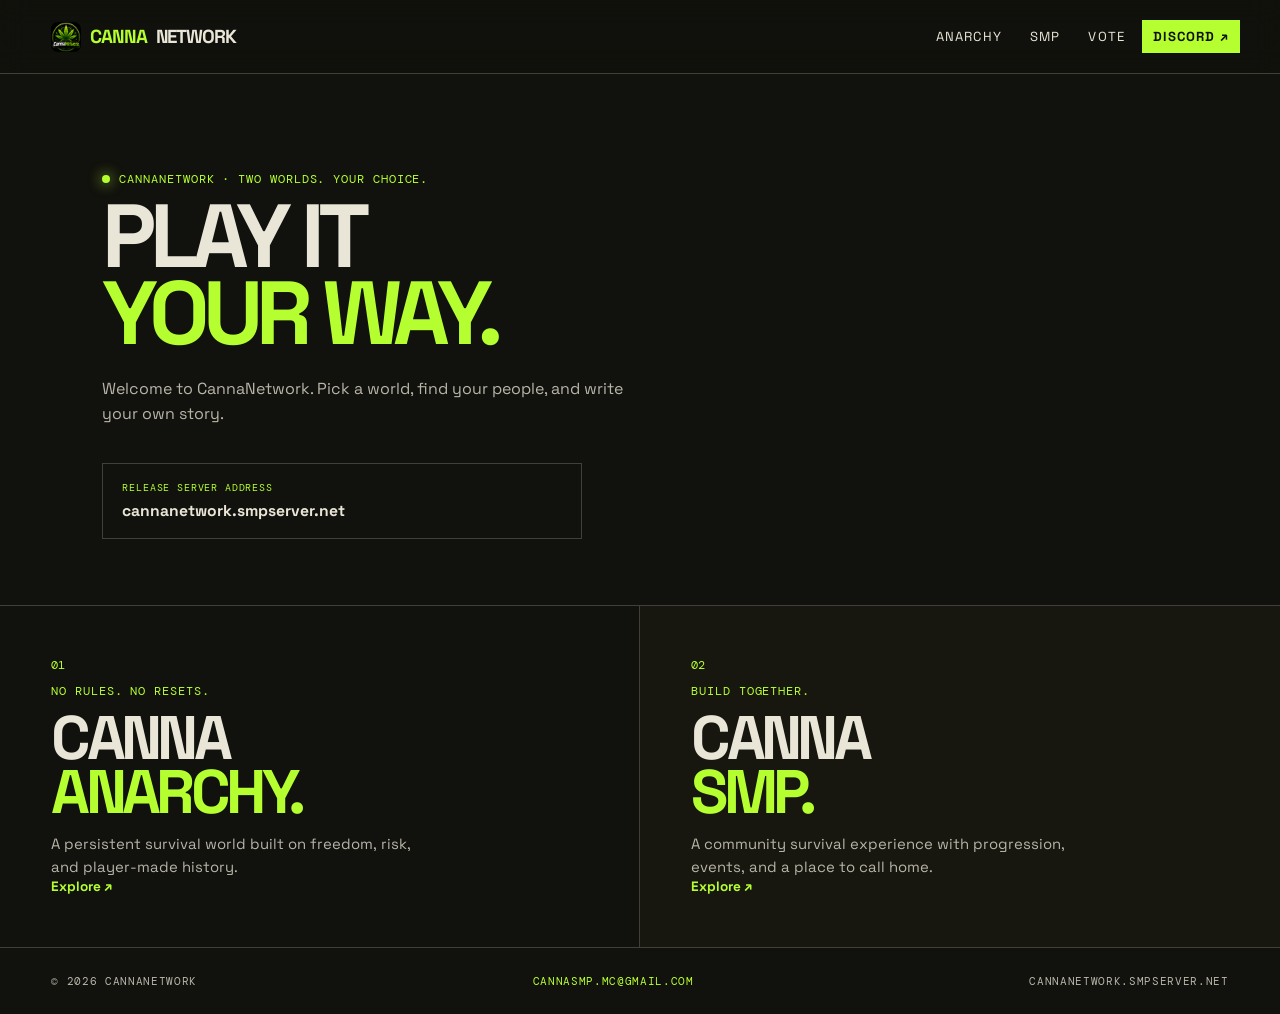
<file: index.html>
<!doctype html><html lang="en">  <head>    <meta charset="UTF-8">    <meta name="viewport" content="width=device-width, initial-scale=1.0">    <meta name="description" content="CannaNetwork: CannaAnarchy and CannaSMP.">    <title>CannaNetwork</title>    <link rel="icon" type="image/png" href="assets/cannanetwork-logo.png">    <link rel="preconnect" href="https://fonts.googleapis.com">    <link rel="preconnect" href="https://fonts.gstatic.com" crossorigin>    <link href="https://fonts.googleapis.com/css2?family=DM+Mono:wght@400;500&family=Space+Grotesk:wght@400;500;600;700&display=swap" rel="stylesheet">    <link rel="stylesheet" href="styles.css?v=canna-network-4">    <link rel="stylesheet" href="discord-button.css">  </head>  <body>    <header class="site-header">      <a class="wordmark" href="./"><img src="assets/cannanetwork-logo.png" alt="" aria-hidden="true"><span>CANNA</span>NETWORK</a>      <nav>        <a href="anarchy/">Anarchy</a>        <a href="smp/">SMP</a>        <a href="vote/">Vote</a>        <a class="discord-button" href="discord/">Discord &#8599;</a>      </nav>    </header>    <main>      <section class="hero network-hero">        <p class="kicker"><i></i> CannaNetwork &middot; Two worlds. Your choice.</p>        <h1>PLAY IT<br><em>YOUR WAY.</em></h1>        <p class="hero-copy">Welcome to CannaNetwork. Pick a world, find your people, and write your own story.</p>        <div class="address-pending"><span>Release server address</span><strong>cannanetwork.smpserver.net</strong></div>      </section>      <section class="network-choice" aria-label="Choose a server">        <a class="server-choice anarchy-choice" href="anarchy/"><span class="choice-number">01</span><div><p class="section-label">No rules. No resets.</p><h2>CANNA<br><em>ANARCHY.</em></h2><p>A persistent survival world built on freedom, risk, and player-made history.</p></div><b>Explore &#8599;</b></a>        <a class="server-choice smp-choice" href="smp/"><span class="choice-number">02</span><div><p class="section-label">Build together.</p><h2>CANNA<br><em>SMP.</em></h2><p>A community survival experience with progression, events, and a place to call home.</p></div><b>Explore &#8599;</b></a>      </section>    </main>    <footer><span>&copy; 2026 CannaNetwork</span><a href="mailto:cannasmp.mc@gmail.com">cannasmp.mc@gmail.com</a><span>cannanetwork.smpserver.net</span></footer>
</file>
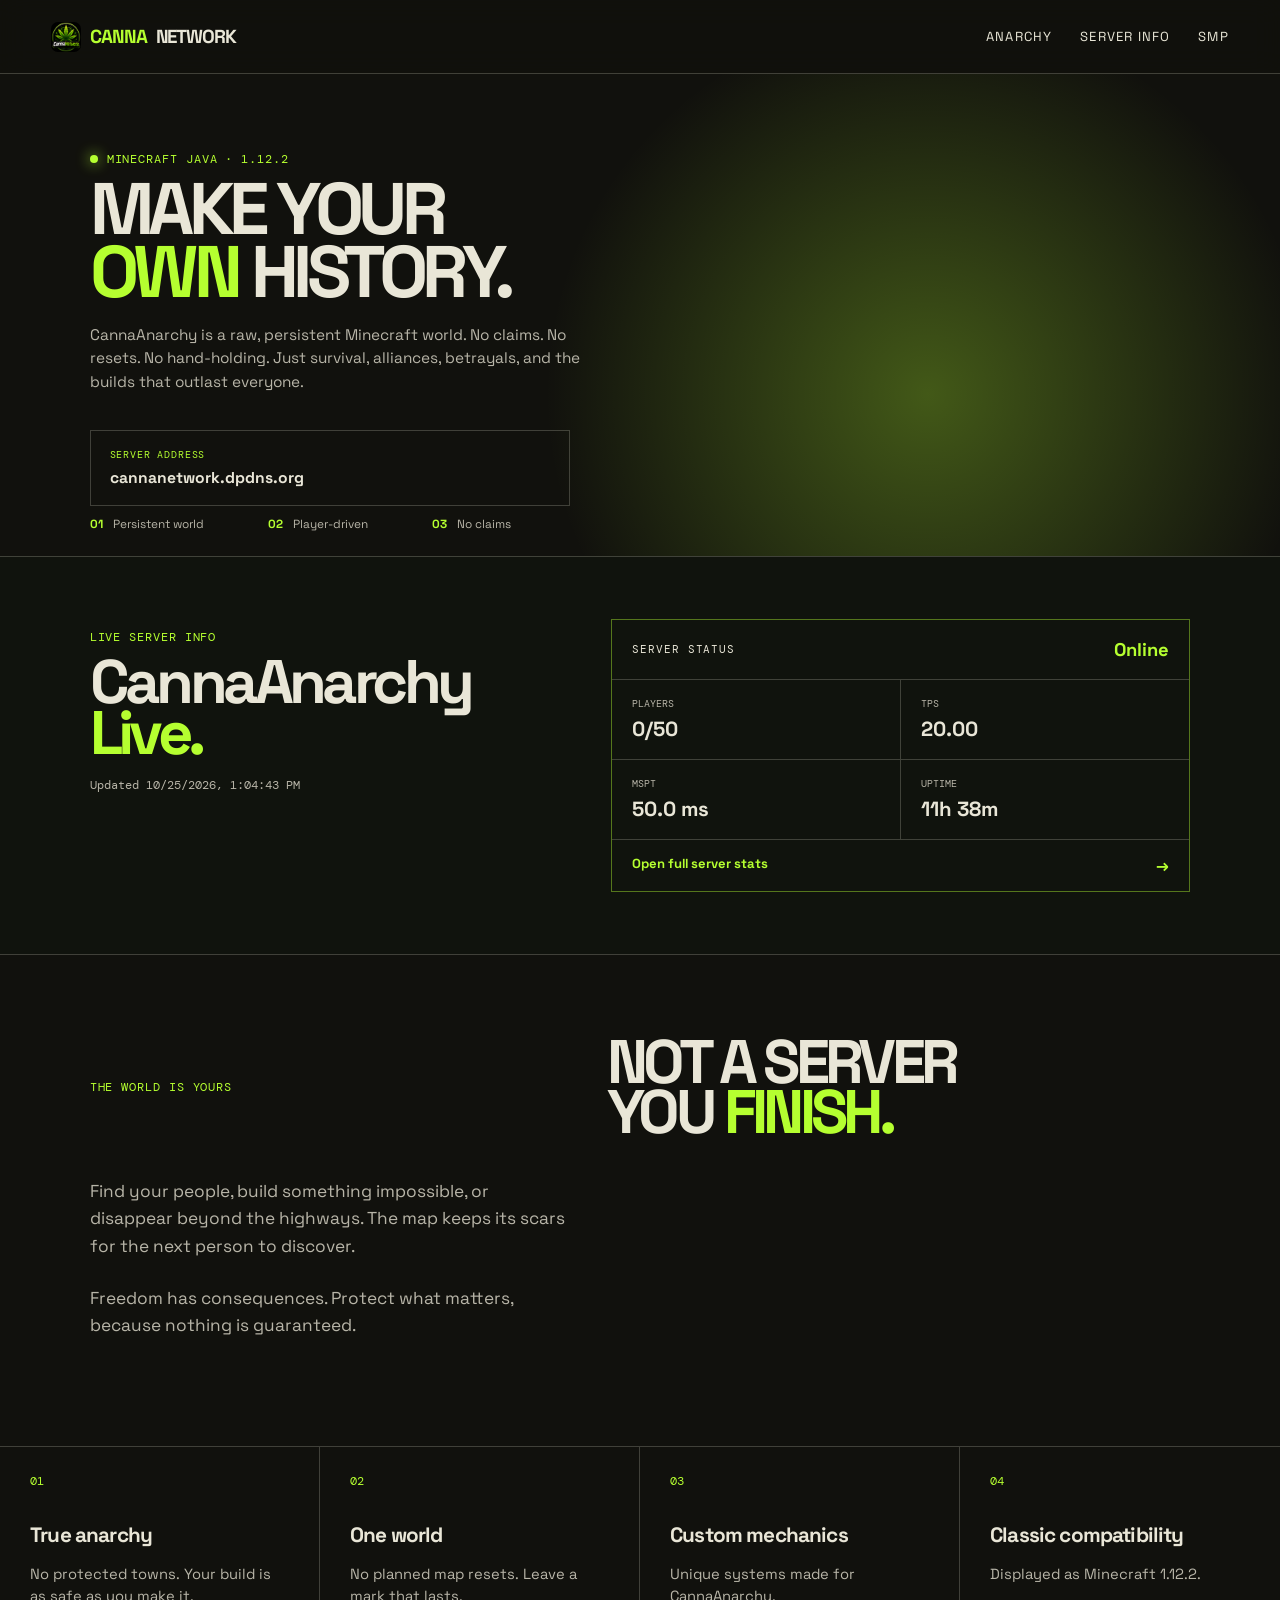
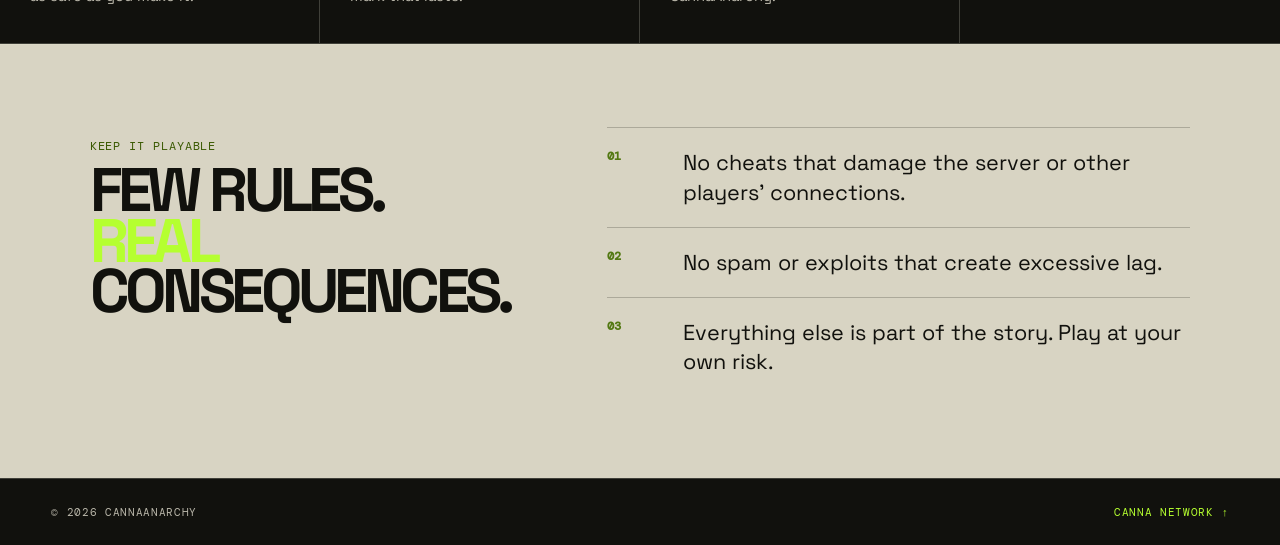
<file: anarchy/index.html>
<!doctype html>
<html lang="en">
  <head>
    <meta charset="UTF-8">
    <meta name="viewport" content="width=device-width, initial-scale=1.0">
    <meta name="description" content="CannaAnarchy: Minecraft anarchy survival.">
    <title>CannaAnarchy</title>
    <link rel="icon" type="image/png" href="../assets/cannanetwork-logo.png">
    <link rel="preconnect" href="https://fonts.googleapis.com">
    <link rel="preconnect" href="https://fonts.gstatic.com" crossorigin>
    <link href="https://fonts.googleapis.com/css2?family=DM+Mono:wght@400;500&family=Space+Grotesk:wght@400;500;600;700&display=swap" rel="stylesheet">
    <link rel="stylesheet" href="../styles.css?v=canna-network-3">
  </head>
  <body>
    <header class="site-header"><a class="wordmark" href="../"><img src="../assets/cannanetwork-logo.png" alt="" aria-hidden="true"><span>CANNA</span>NETWORK</a><nav><a href="./">Anarchy</a><a href="#server-info">Server info</a><a href="../smp/">SMP</a></nav></header>
    <main>
      <section class="hero">
        <div class="grid-glow" aria-hidden="true"></div>
        <p class="kicker"><i></i> Minecraft Java &middot; 1.12.2</p>
        <h1>MAKE YOUR<br><em>OWN</em> HISTORY.</h1>
        <p class="hero-copy">CannaAnarchy is a raw, persistent Minecraft world. No claims. No resets. No hand-holding. Just survival, alliances, betrayals, and the builds that outlast everyone.</p>
        <div class="address-pending"><span>Server address</span><strong>cannanetwork.dpdns.org</strong></div>
        <div class="hero-meta"><span><b>01</b> Persistent world</span><span><b>02</b> Player-driven</span><span><b>03</b> No claims</span></div>
      </section>
      <section class="anarchy-status" id="server-info">
        <div><p class="section-label">Live server info</p><h2>CannaAnarchy<br><em>Live.</em></h2><p class="status-update" data-updated>Waiting for the first server snapshot…</p></div>
        <div class="status-panel"><div class="status-top"><span>Server status</span><strong data-status>Loading</strong></div><div class="status-metrics"><div><span>Players</span><b data-players>--</b></div><div><span>TPS</span><b data-tps>--</b></div><div><span>MSPT</span><b data-mspt>--</b></div><div><span>Uptime</span><b data-uptime>--</b></div></div><a class="status-link" href="stats/">Open full server stats <span>&rarr;</span></a></div>
      </section>
      <section class="statement"><p class="section-label">The world is yours</p><h2>NOT A SERVER<br>YOU <em>FINISH.</em></h2><div class="statement-copy"><p>Find your people, build something impossible, or disappear beyond the highways. The map keeps its scars for the next person to discover.</p><p>Freedom has consequences. Protect what matters, because nothing is guaranteed.</p></div></section>
      <section class="features"><article><span>01</span><h3>True anarchy</h3><p>No protected towns. Your build is as safe as you make it.</p></article><article><span>02</span><h3>One world</h3><p>No planned map resets. Leave a mark that lasts.</p></article><article><span>03</span><h3>Custom mechanics</h3><p>Unique systems made for CannaAnarchy.</p></article><article><span>04</span><h3>Classic compatibility</h3><p>Displayed as Minecraft 1.12.2.</p></article></section>
      <section class="rules"><div><p class="section-label">Keep it playable</p><h2>FEW RULES.<br><em>REAL</em> CONSEQUENCES.</h2></div><ol><li><b>01</b><span>No cheats that damage the server or other players&rsquo; connections.</span></li><li><b>02</b><span>No spam or exploits that create excessive lag.</span></li><li><b>03</b><span>Everything else is part of the story. Play at your own risk.</span></li></ol></section>
    </main>
    <footer><span>&copy; 2026 CannaAnarchy</span><a href="../">Canna Network &uarr;</a></footer>
    <script>
      const set = (key, value) => document.querySelector(`[data-${key}]`).textContent = value;
      const uptime = (seconds) => { seconds = Number(seconds || 0); const days = Math.floor(seconds / 86400), hours = Math.floor(seconds % 86400 / 3600), minutes = Math.floor(seconds % 3600 / 60); return days ? `${days}d ${hours}h` : hours ? `${hours}h ${minutes}m` : `${minutes}m`; };
      fetch('data/server-status.json', { cache: 'no-store' }).then((response) => response.ok ? response.json() : Promise.reject()).then((data) => { const server = data.server || {}, online = data.ok && server.online; set('status', online ? 'Online' : 'Offline'); set('players', `${server.currentPlayers || 0}/${server.maxPlayers || 0}`); set('tps', server.tps?.oneMinute ? Number(server.tps.oneMinute).toFixed(2) : '--'); set('mspt', server.mspt?.average ? `${Number(server.mspt.average).toFixed(1)} ms` : '--'); set('uptime', uptime(server.uptimeSeconds)); set('updated', data.snapshotTime ? `Updated ${new Date(data.snapshotTime).toLocaleString()}` : 'Waiting for the first server snapshot…'); }).catch(() => { set('status', 'Offline'); set('updated', 'No status snapshot is available yet.'); });
    </script>
  </body>
</html>
</file>
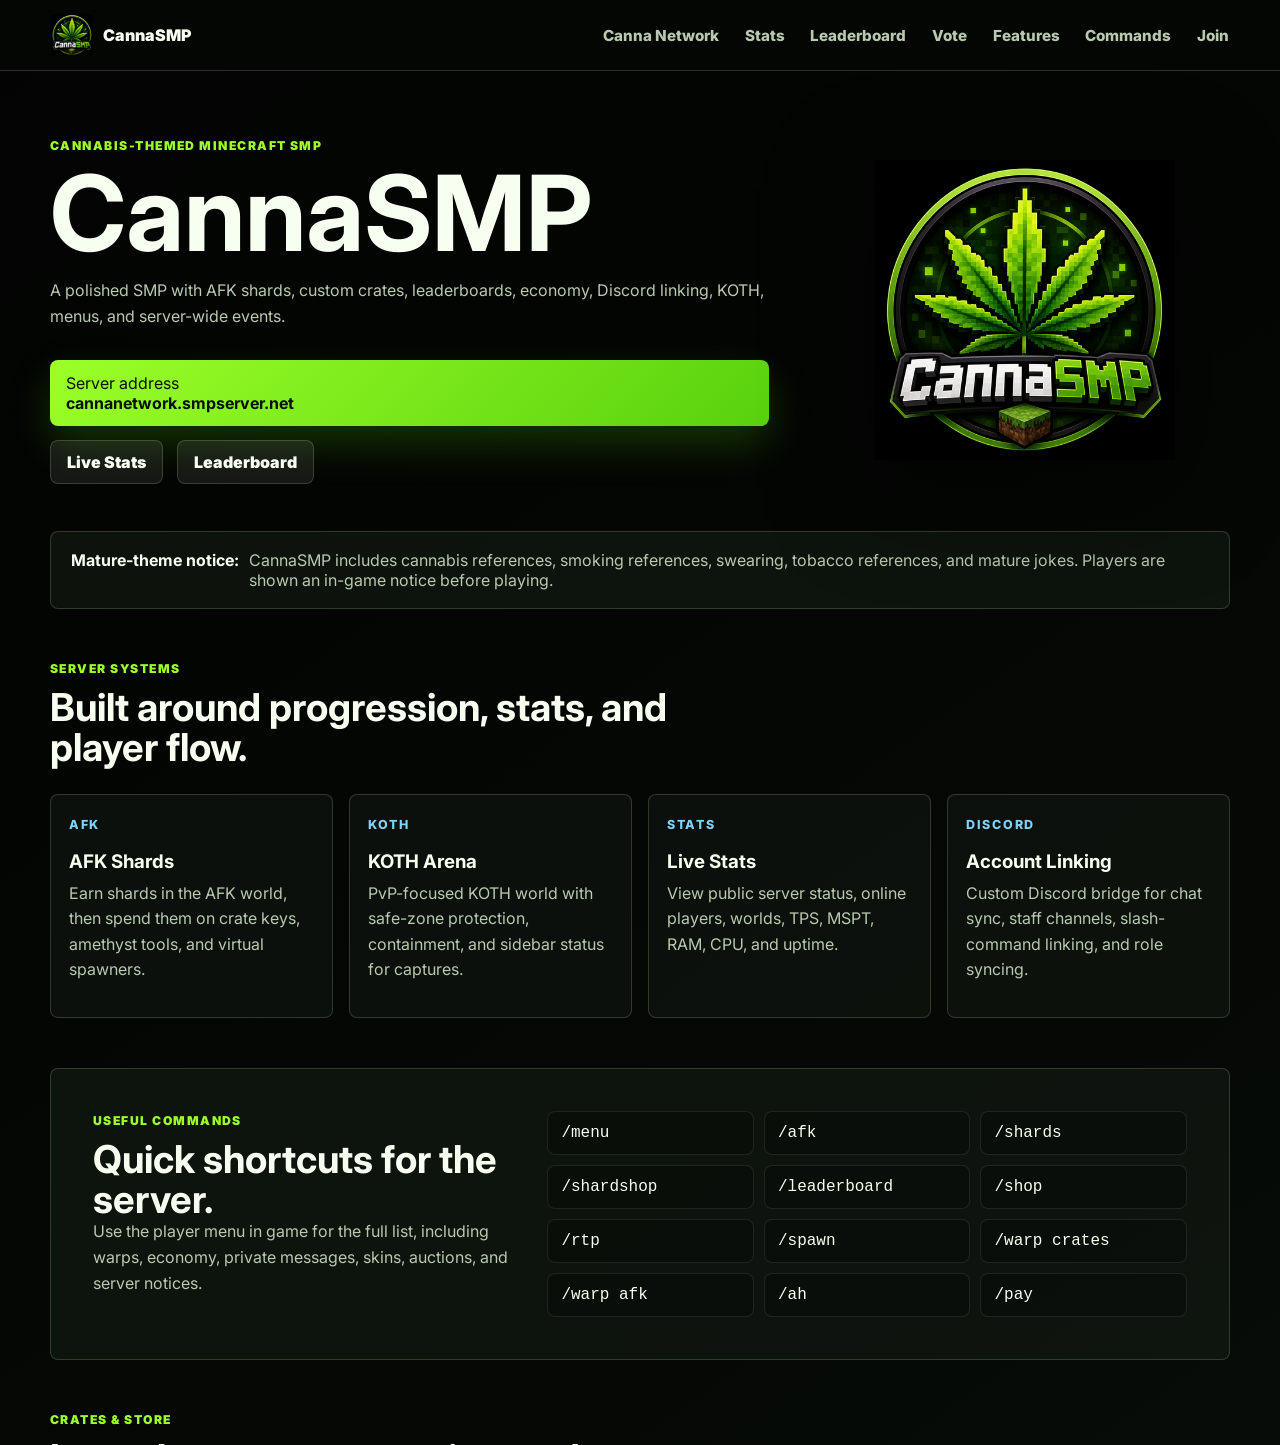
<file: leaderboard/index.html>
<!doctype html><meta http-equiv="refresh" content="0; url=../smp/"><title>Redirecting…</title><link rel="icon" type="image/png" href="../assets/cannanetwork-logo.png"><a href="../smp/">Go to CannaSMP</a>
</file>
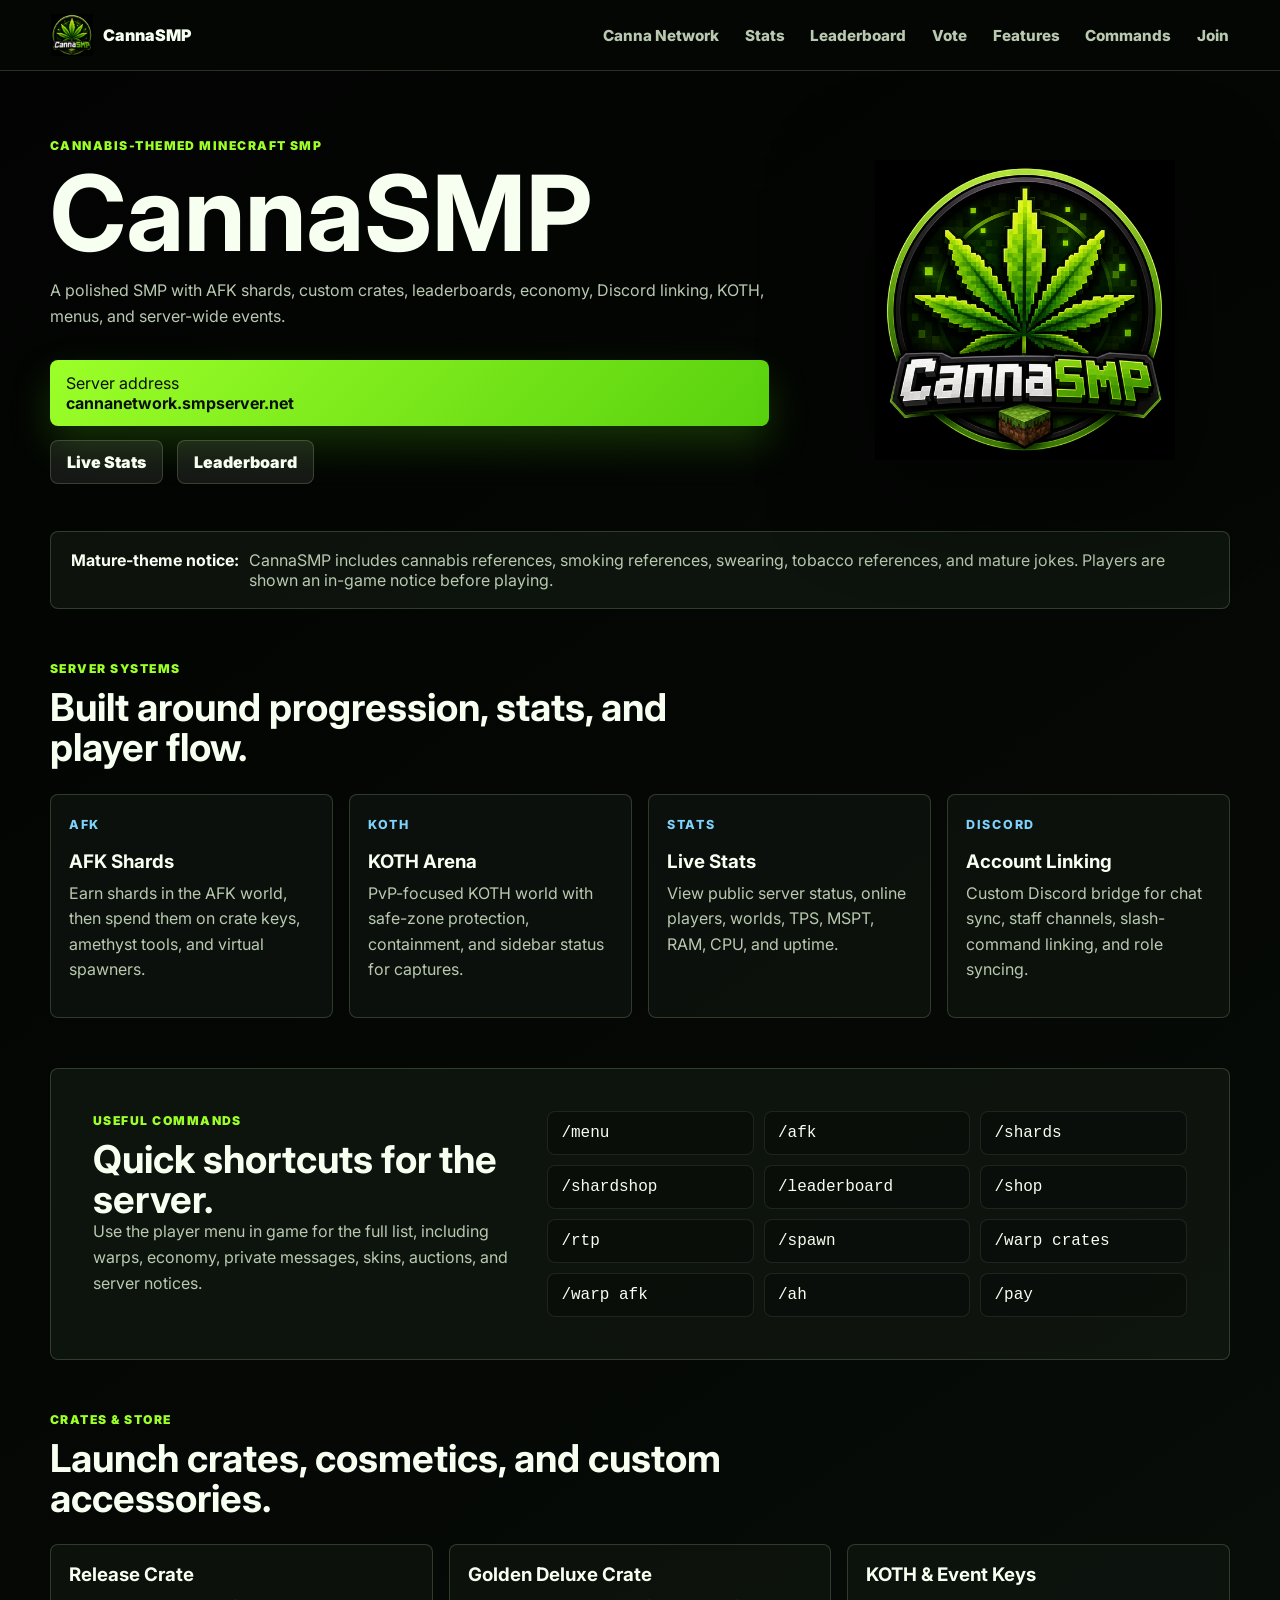
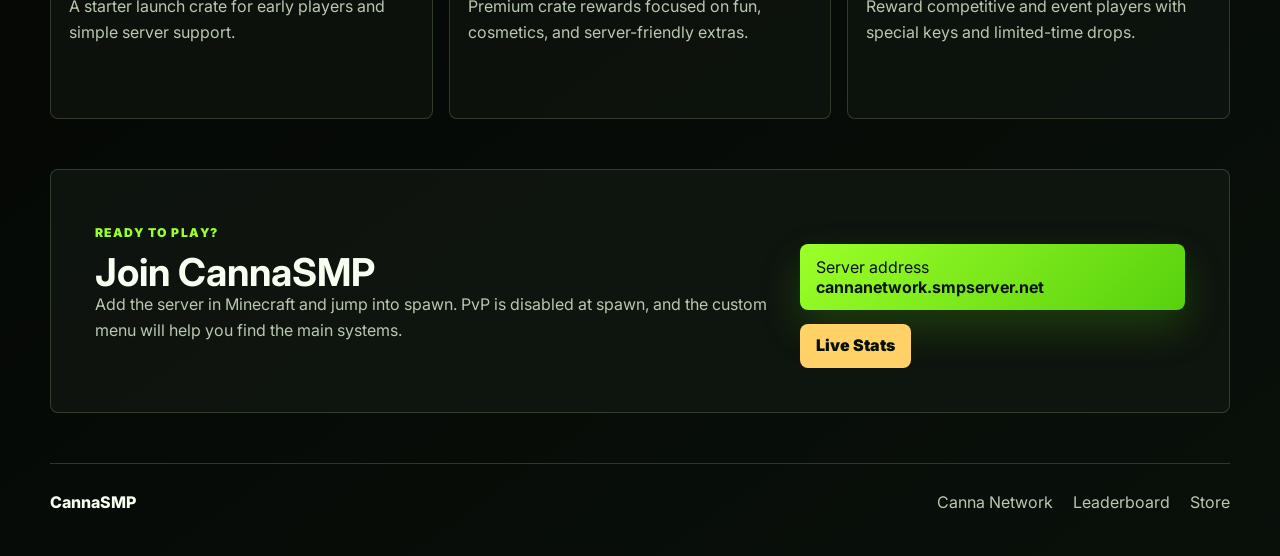
<file: smp/index.html>
<!DOCTYPE html>
<html lang="en">
<head>
  <meta charset="UTF-8">
  <meta name="viewport" content="width=device-width, initial-scale=1.0">
  <meta name="description" content="CannaSMP is a cannabis-themed Minecraft SMP with AFK shards, crates, leaderboards, economy, Discord linking, and custom server systems.">
  <title>CannaSMP | Minecraft SMP Server</title><link rel="icon" type="image/png" href="../assets/cannanetwork-logo.png">
  <link rel="preconnect" href="https://fonts.googleapis.com">
  <link rel="preconnect" href="https://fonts.gstatic.com" crossorigin>
  <link href="https://fonts.googleapis.com/css2?family=Inter:wght@400;600;700;800;900&display=swap" rel="stylesheet">
  <link rel="stylesheet" href="styles.css?v=20260628-pages1">
</head>
<body class="home-page">
  <header class="site-header">
    <a class="brand" href="../" aria-label="Canna Network home">
      <img src="assets/cannasmp-logo.png" alt="CannaSMP logo">
      <span>CannaSMP</span>
    </a>
    <nav class="nav-links" aria-label="Primary navigation">
      <a href="../">Canna Network</a>
      <a href="stats/">Stats</a>
      <a href="leaderboard/">Leaderboard</a>
      <a href="../vote/">Vote</a>
      <a href="#features">Features</a>
      <a href="#commands">Commands</a>
      <a href="#join">Join</a>
    </nav>
  </header>

  <main class="home-main">
    <section class="hero" id="home">
      <div class="hero-copy">
        <p class="eyebrow">Cannabis-themed Minecraft SMP</p>
        <h1>CannaSMP</h1>
        <p class="hero-text">A polished SMP with AFK shards, custom crates, leaderboards, economy, Discord linking, KOTH, menus, and server-wide events.</p>
        <div class="hero-actions">
          <div class="copy-ip home-copy" aria-label="Server address">
            <span class="copy-label">Server address</span>
            <strong>cannanetwork.smpserver.net</strong>
          </div>
          <a class="button secondary" href="stats/">Live Stats</a>
          <a class="button secondary" href="leaderboard/">Leaderboard</a>
        </div>
      </div>
      <div class="hero-logo" aria-hidden="true">
        <img src="assets/cannasmp-logo.png" alt="">
      </div>
    </section>

    <section class="notice" aria-label="Mature theme notice">
      <strong>Mature-theme notice:</strong>
      <span>CannaSMP includes cannabis references, smoking references, swearing, tobacco references, and mature jokes. Players are shown an in-game notice before playing.</span>
    </section>

    <section class="section" id="features">
      <div class="section-heading">
        <p class="eyebrow">Server Systems</p>
        <h2>Built around progression, stats, and player flow.</h2>
      </div>
      <div class="feature-grid">
        <article class="feature-card">
          <span>AFK</span>
          <h3>AFK Shards</h3>
          <p>Earn shards in the AFK world, then spend them on crate keys, amethyst tools, and virtual spawners.</p>
        </article>
        <article class="feature-card">
          <span>KOTH</span>
          <h3>KOTH Arena</h3>
          <p>PvP-focused KOTH world with safe-zone protection, containment, and sidebar status for captures.</p>
        </article>
        <article class="feature-card">
          <span>Stats</span>
          <h3>Live Stats</h3>
          <p>View public server status, online players, worlds, TPS, MSPT, RAM, CPU, and uptime.</p>
        </article>
        <article class="feature-card">
          <span>Discord</span>
          <h3>Account Linking</h3>
          <p>Custom Discord bridge for chat sync, staff channels, slash-command linking, and role syncing.</p>
        </article>
      </div>
    </section>

    <section class="split-section" id="commands">
      <div>
        <p class="eyebrow">Useful Commands</p>
        <h2>Quick shortcuts for the server.</h2>
        <p>Use the player menu in game for the full list, including warps, economy, private messages, skins, auctions, and server notices.</p>
      </div>
      <div class="command-list" aria-label="Common server commands">
        <code>/menu</code>
        <code>/afk</code>
        <code>/shards</code>
        <code>/shardshop</code>
        <code>/leaderboard</code>
        <code>/shop</code>
        <code>/rtp</code>
        <code>/spawn</code>
        <code>/warp crates</code>
        <code>/warp afk</code>
        <code>/ah</code>
        <code>/pay</code>
      </div>
    </section>

    <section class="section" id="crates">
      <div class="section-heading">
        <p class="eyebrow">Crates & Store</p>
        <h2>Launch crates, cosmetics, and custom accessories.</h2>
      </div>
      <div class="crate-row">
        <article>
          <h3>Release Crate</h3>
          <p>A starter launch crate for early players and simple server support.</p>
        </article>
        <article>
          <h3>Golden Deluxe Crate</h3>
          <p>Premium crate rewards focused on fun, cosmetics, and server-friendly extras.</p>
        </article>
        <article>
          <h3>KOTH & Event Keys</h3>
          <p>Reward competitive and event players with special keys and limited-time drops.</p>
        </article>
      </div>
    </section>

    <section class="join-panel" id="join">
      <div>
        <p class="eyebrow">Ready to play?</p>
        <h2>Join CannaSMP</h2>
        <p>Add the server in Minecraft and jump into spawn. PvP is disabled at spawn, and the custom menu will help you find the main systems.</p>
      </div>
      <div class="join-actions">
        <div class="copy-ip home-copy large" aria-label="Server address">
          <span class="copy-label">Server address</span>
          <strong>cannanetwork.smpserver.net</strong>
        </div>
        <a class="button" href="stats/">Live Stats</a>
      </div>
    </section>
  </main>

  <footer class="site-footer">
    <span>CannaSMP</span>
    <a href="../">Canna Network</a>
    <a href="leaderboard/">Leaderboard</a>
    <a href="https://cannasmp.tebex.io">Store</a>
  </footer>

  <script src="app.js?v=20260628-pages1"></script>
</body>
</html>
</file>
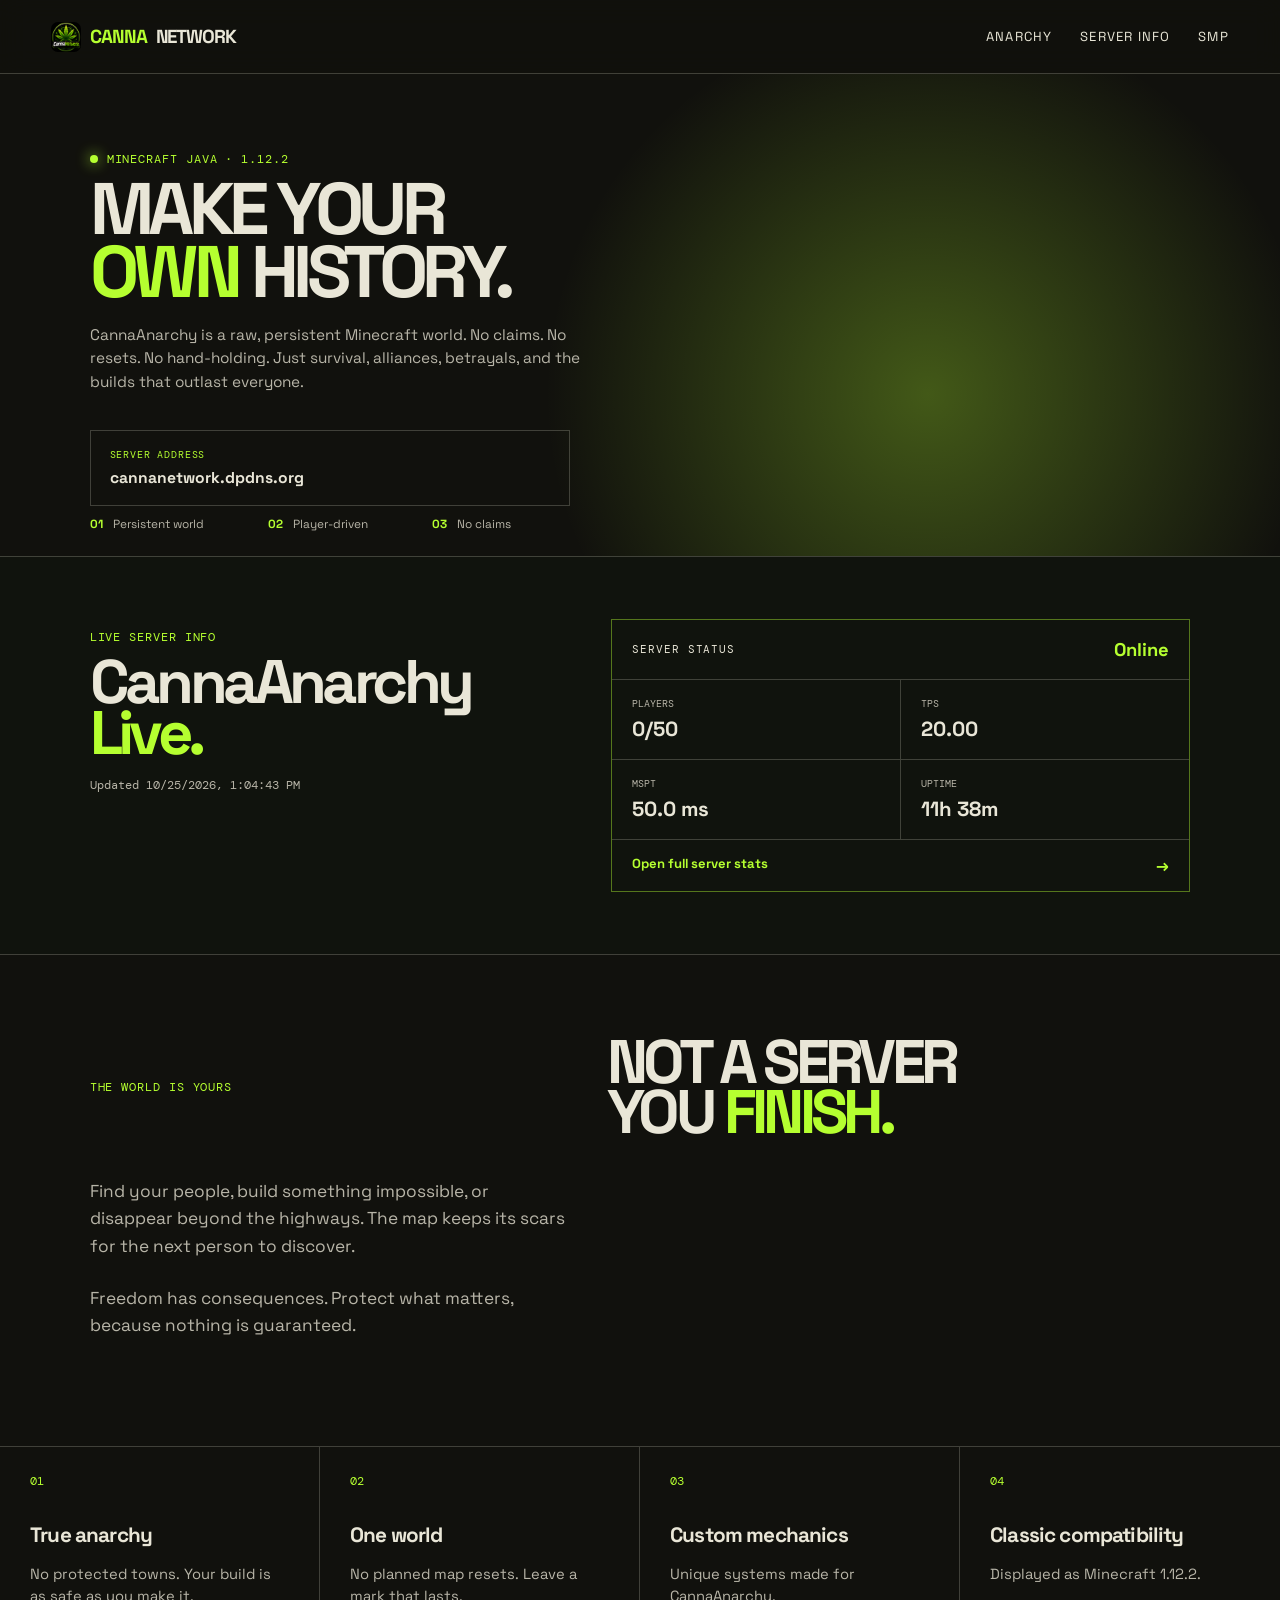
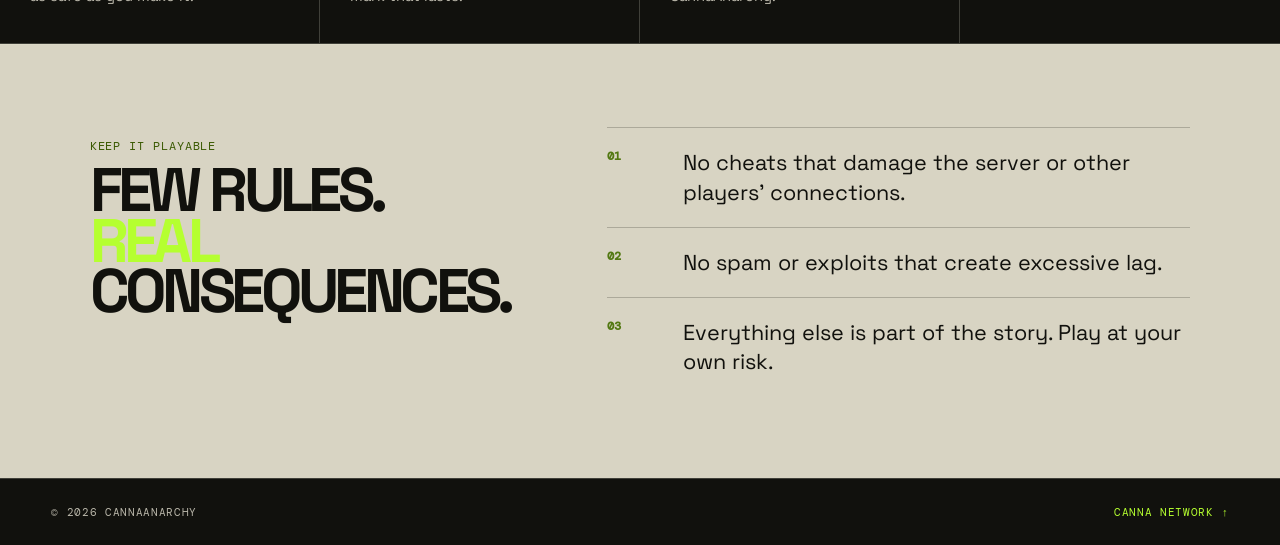
<file: stats/index.html>
<!doctype html><meta http-equiv="refresh" content="0; url=../anarchy/"><title>Redirecting…</title><link rel="icon" type="image/png" href="../assets/cannanetwork-logo.png"><a href="../anarchy/">Go to CannaAnarchy</a>
</file>
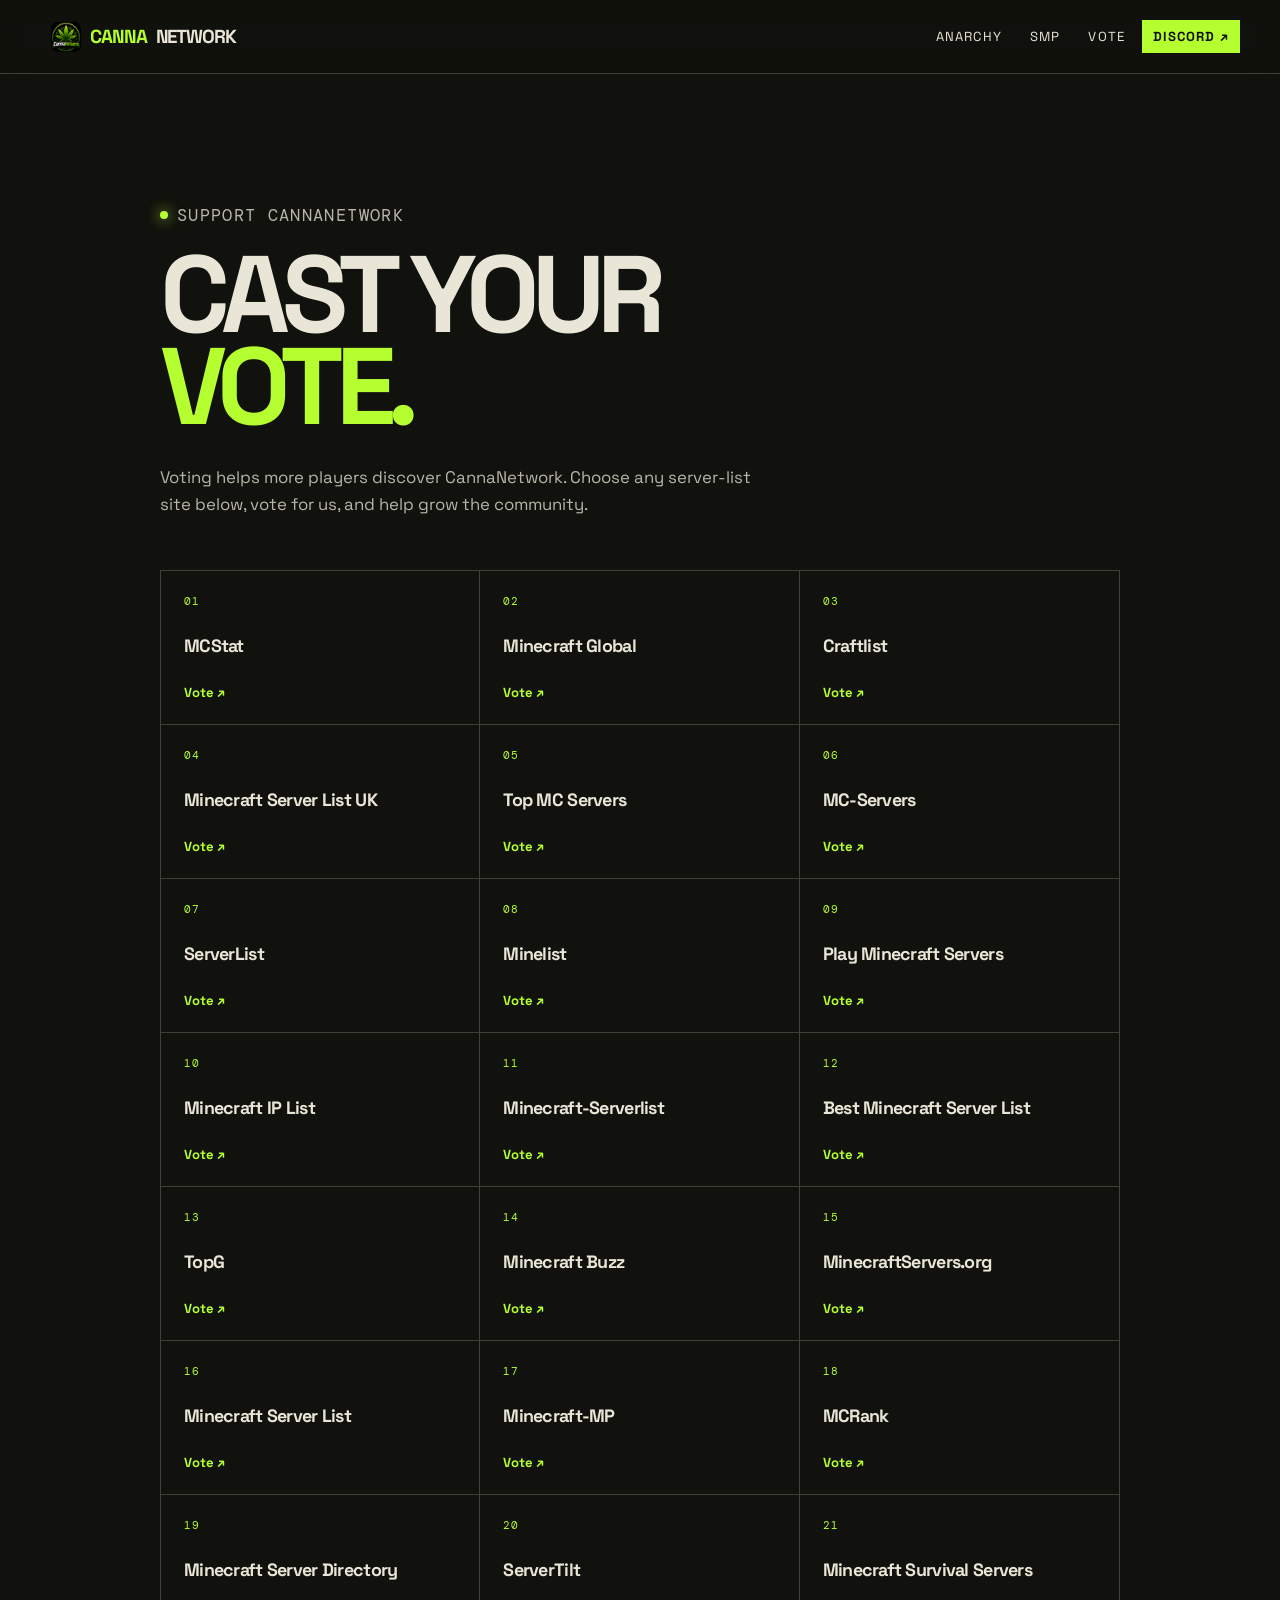
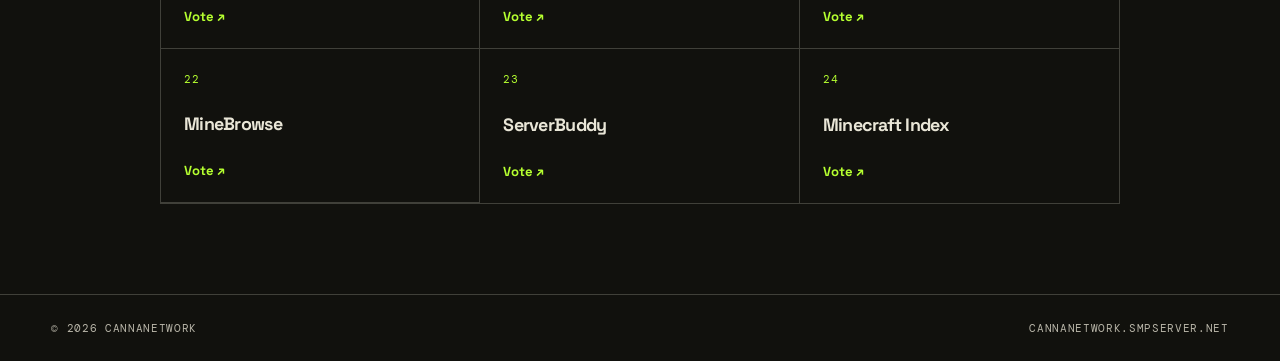
<file: vote/index.html>
<!doctype html>
<html lang="en">
  <head>
    <meta charset="UTF-8">
    <meta name="viewport" content="width=device-width, initial-scale=1.0">
    <meta name="description" content="Vote for CannaNetwork on Minecraft server lists.">
    <title>Vote for CannaNetwork</title>
    <link rel="icon" type="image/png" href="../assets/cannanetwork-logo.png">
    <link rel="preconnect" href="https://fonts.googleapis.com">
    <link rel="preconnect" href="https://fonts.gstatic.com" crossorigin>
    <link href="https://fonts.googleapis.com/css2?family=DM+Mono:wght@400;500&family=Space+Grotesk:wght@400;500;600;700&display=swap" rel="stylesheet">
    <link rel="stylesheet" href="../styles.css?v=canna-network-4">
    <link rel="stylesheet" href="../discord-button.css">
  </head>
  <body>
    <header class="site-header">
      <a class="wordmark" href="../"><img src="../assets/cannanetwork-logo.png" alt="" aria-hidden="true"><span>CANNA</span>NETWORK</a>
      <nav><a href="../anarchy/">Anarchy</a><a href="../smp/">SMP</a><a href="./">Vote</a><a class="discord-button" href="../discord/">Discord &#8599;</a></nav>
    </header>
    <main class="vote-page">
      <p class="kicker"><i></i> Support CannaNetwork</p>
      <h1>CAST YOUR<br><em>VOTE.</em></h1>
      <p>Voting helps more players discover CannaNetwork. Choose any server-list site below, vote for us, and help grow the community.</p>
      <section class="vote-grid" aria-label="CannaNetwork vote sites">
        <a class="vote-card" href="https://mcstat.org/servers/cannanetwork" target="_blank" rel="noopener noreferrer"><span>01</span><strong>MCStat</strong><b>Vote &#8599;</b></a>
        <a class="vote-card" href="https://minecraft.global/servers/d73aad97-1fe0-4231-be73-ac007e36b1a7/" target="_blank" rel="noopener noreferrer"><span>02</span><strong>Minecraft Global</strong><b>Vote &#8599;</b></a>
        <a class="vote-card" href="https://craftlist.org/cannanetwork" target="_blank" rel="noopener noreferrer"><span>03</span><strong>Craftlist</strong><b>Vote &#8599;</b></a>
        <a class="vote-card" href="https://minecraftserverlist.co.uk/server-cannanetwork.209" target="_blank" rel="noopener noreferrer"><span>04</span><strong>Minecraft Server List UK</strong><b>Vote &#8599;</b></a>
        <a class="vote-card" href="https://top-mc-servers.net/server/810" target="_blank" rel="noopener noreferrer"><span>05</span><strong>Top MC Servers</strong><b>Vote &#8599;</b></a>
        <a class="vote-card" href="https://mc-servers.com/server/6870" target="_blank" rel="noopener noreferrer"><span>06</span><strong>MC-Servers</strong><b>Vote &#8599;</b></a>
        <a class="vote-card" href="https://serverlist.net/server/cannanetwork" target="_blank" rel="noopener noreferrer"><span>07</span><strong>ServerList</strong><b>Vote &#8599;</b></a>
        <a class="vote-card" href="https://minelist.net/server/5366" target="_blank" rel="noopener noreferrer"><span>08</span><strong>Minelist</strong><b>Vote &#8599;</b></a>
        <a class="vote-card" href="https://play-minecraft-servers.com/minecraft-servers/cannanetwork/" target="_blank" rel="noopener noreferrer"><span>09</span><strong>Play Minecraft Servers</strong><b>Vote &#8599;</b></a>
        <a class="vote-card" href="https://www.minecraftiplist.com/server/CannaNetwork-43962" target="_blank" rel="noopener noreferrer"><span>10</span><strong>Minecraft IP List</strong><b>Vote &#8599;</b></a>
        <a class="vote-card" href="https://minecraft-serverlist.com/server/6138" target="_blank" rel="noopener noreferrer"><span>11</span><strong>Minecraft-Serverlist</strong><b>Vote &#8599;</b></a>
        <a class="vote-card" href="https://bestminecraftserverlist.net/server/cannanetwork" target="_blank" rel="noopener noreferrer"><span>12</span><strong>Best Minecraft Server List</strong><b>Vote &#8599;</b></a>
        <a class="vote-card" href="https://topg.org/minecraft-servers/server-685214" target="_blank" rel="noopener noreferrer"><span>13</span><strong>TopG</strong><b>Vote &#8599;</b></a>
        <a class="vote-card" href="https://minecraft.buzz/server/cannanetwork" target="_blank" rel="noopener noreferrer"><span>14</span><strong>Minecraft Buzz</strong><b>Vote &#8599;</b></a>
        <a class="vote-card" href="https://minecraftservers.org/server/691716" target="_blank" rel="noopener noreferrer"><span>15</span><strong>MinecraftServers.org</strong><b>Vote &#8599;</b></a>
        <a class="vote-card" href="https://minecraft-server-list.com/server/522636/" target="_blank" rel="noopener noreferrer"><span>16</span><strong>Minecraft Server List</strong><b>Vote &#8599;</b></a>
        <a class="vote-card" href="https://minecraft-mp.com/server-s362595" target="_blank" rel="noopener noreferrer"><span>17</span><strong>Minecraft-MP</strong><b>Vote &#8599;</b></a>
        <a class="vote-card" href="https://mcrank.com/server/cannanetwork" target="_blank" rel="noopener noreferrer"><span>18</span><strong>MCRank</strong><b>Vote &#8599;</b></a>
        <a class="vote-card" href="https://minecraftserverdirectory.com/server-cannanetwork.59" target="_blank" rel="noopener noreferrer"><span>19</span><strong>Minecraft Server Directory</strong><b>Vote &#8599;</b></a>
        <a class="vote-card" href="https://www.servertilt.com/minecraft-servers/cannanetwork" target="_blank" rel="noopener noreferrer"><span>20</span><strong>ServerTilt</strong><b>Vote &#8599;</b></a>
        <a class="vote-card" href="https://minecraftsurvivalservers.net/server/202" target="_blank" rel="noopener noreferrer"><span>21</span><strong>Minecraft Survival Servers</strong><b>Vote &#8599;</b></a>
        <a class="vote-card" href="https://minebrowse.com/server/7350" target="_blank" rel="noopener noreferrer"><span>22</span><strong>MineBrowse</strong><b>Vote &#8599;</b></a>
        <a class="vote-card" href="https://serverbuddy.net/server/cannanetwork-smpserver-net" target="_blank" rel="noopener noreferrer"><span>23</span><strong>ServerBuddy</strong><b>Vote &#8599;</b></a>
        <a class="vote-card" href="https://www.minecraftindex.com/server/9HWE_okFM_9SOoJdFkkT1" target="_blank" rel="noopener noreferrer"><span>24</span><strong>Minecraft Index</strong><b>Vote &#8599;</b></a>
      </section>
    </main>
    <footer><span>&copy; 2026 CannaNetwork</span><span>cannanetwork.smpserver.net</span></footer>
  </body>
</html>
</file>
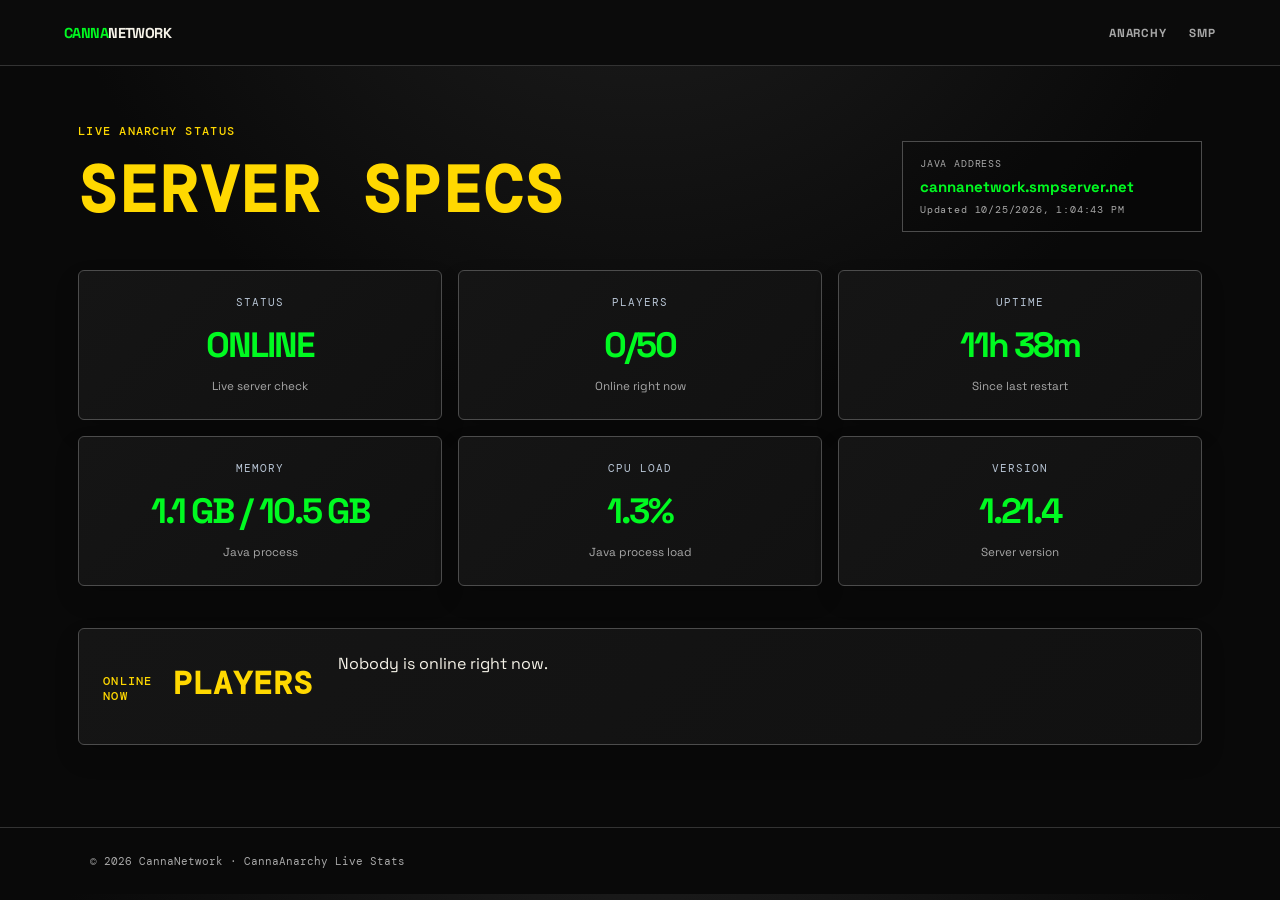
<file: anarchy/stats/index.html>
<!doctype html>
<html lang="en"><head><meta charset="UTF-8"><meta name="viewport" content="width=device-width, initial-scale=1.0"><meta name="description" content="Live CannaAnarchy Minecraft server statistics."><title>CannaAnarchy — Server Stats</title><link rel="icon" type="image/png" href="../../assets/cannanetwork-logo.png"><link rel="preconnect" href="https://fonts.googleapis.com"><link rel="preconnect" href="https://fonts.gstatic.com" crossorigin><link href="https://fonts.googleapis.com/css2?family=DM+Mono:wght@400;500&family=Space+Grotesk:wght@500;600;700&display=swap" rel="stylesheet"><link rel="stylesheet" href="../stats.css?v=3"></head>
<body><header><a href="../../"><span>CANNA</span>NETWORK</a><nav><a href="../">Anarchy</a><a href="../../smp/">SMP</a></nav></header><main><div class="page-heading"><div><p class="eyebrow">LIVE ANARCHY STATUS</p><h1>SERVER SPECS</h1></div><div class="address"><span>JAVA ADDRESS</span><strong>cannanetwork.smpserver.net</strong><small data-updated>Loading live data…</small></div></div><section class="stat-grid primary-grid"><article><span>STATUS</span><strong data-status>Loading</strong><small>Live server check</small></article><article><span>PLAYERS</span><strong data-players>--</strong><small>Online right now</small></article><article><span>UPTIME</span><strong data-uptime>--</strong><small>Since last restart</small></article><article><span>MEMORY</span><strong data-ram>--</strong><small>Java process</small></article><article><span>CPU LOAD</span><strong data-cpu>--</strong><small>Java process load</small></article><article><span>VERSION</span><strong data-version>--</strong><small>Server version</small></article></section><section class="world-section" data-world-section hidden><div class="section-heading"><p class="eyebrow">WORLD STORAGE</p><small>Live disk usage by dimension</small></div><div class="world-grid" data-world-grid></div></section><section class="online-section"><div class="section-heading"><p class="eyebrow">ONLINE NOW</p><h2>PLAYERS</h2></div><div class="player-list" data-player-list><span>Waiting for server snapshot.</span></div></section></main><footer>© 2026 CannaNetwork · CannaAnarchy Live Stats</footer><script src="../stats.js?v=3"></script></body></html>
</file>
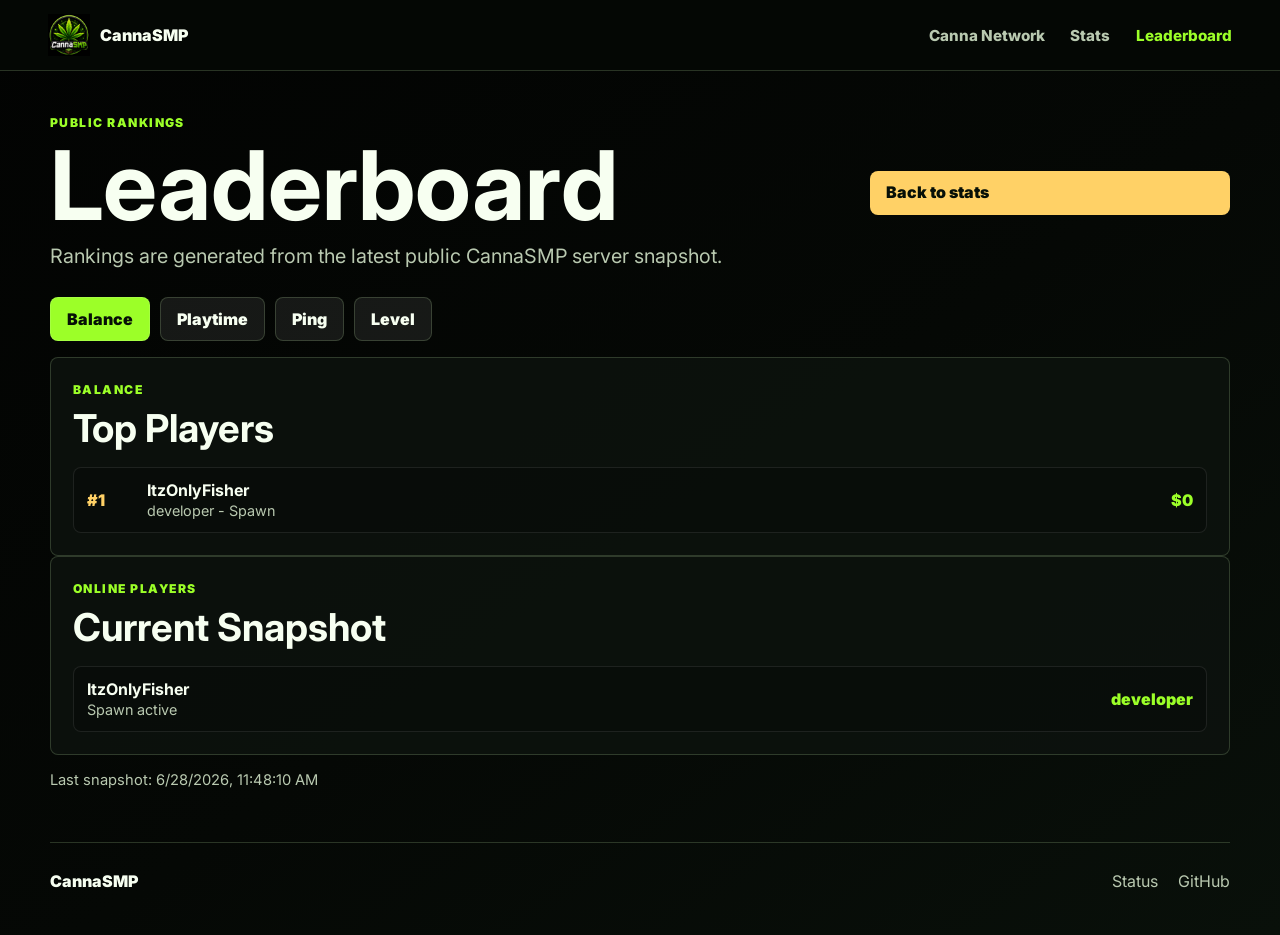
<file: smp/leaderboard/index.html>
<!DOCTYPE html>
<html lang="en">
<head>
  <meta charset="UTF-8">
  <meta name="viewport" content="width=device-width, initial-scale=1.0">
  <meta name="description" content="CannaSMP public leaderboard and live player rankings.">
  <title>CannaSMP | Leaderboard</title><link rel="icon" type="image/png" href="../../assets/cannanetwork-logo.png">
  <link rel="preconnect" href="https://fonts.googleapis.com">
  <link rel="preconnect" href="https://fonts.gstatic.com" crossorigin>
  <link href="https://fonts.googleapis.com/css2?family=Inter:wght@400;600;700;800;900&display=swap" rel="stylesheet">
  <link rel="stylesheet" href="../styles.css?v=20260628-pages1">
</head>
<body class="portal-page">
  <header class="topbar">
      <a class="brand" href="../../" aria-label="Canna Network home">
      <img src="../assets/cannasmp-logo.png" alt="CannaSMP logo">
      <span>CannaSMP</span>
    </a>
    <nav class="nav-links" aria-label="Primary navigation">
      <a href="../../">Canna Network</a>
      <a href="../stats/">Stats</a>
      <a class="is-active" href="./">Leaderboard</a>
    </nav>
  </header>

  <main class="shell">
    <section class="dashboard-hero compact">
      <div>
        <p class="eyebrow">Public Rankings</p>
        <h1>Leaderboard</h1>
        <p class="hero-text">Rankings are generated from the latest public CannaSMP server snapshot.</p>
      </div>
      <a class="button" href="../stats/">Back to stats</a>
    </section>

    <section class="leaderboard-tabs" data-leaderboard-tabs>
      <button type="button" class="is-active" data-board="balance">Balance</button>
      <button type="button" data-board="playtime">Playtime</button>
      <button type="button" data-board="ping">Ping</button>
      <button type="button" data-board="level">Level</button>
    </section>

    <section class="panel">
      <div class="panel-heading">
        <div>
          <p class="eyebrow" data-board-label>Balance</p>
          <h2>Top Players</h2>
        </div>
      </div>
      <div class="leaderboard-list" data-leaderboard-list>
        <span>Waiting for server snapshot.</span>
      </div>
    </section>

    <section class="panel">
      <div class="panel-heading">
        <div>
          <p class="eyebrow">Online Players</p>
          <h2>Current Snapshot</h2>
        </div>
      </div>
      <div class="player-table" data-status-player-list>
        <span>Waiting for server snapshot.</span>
      </div>
    </section>

    <p class="snapshot-note" data-status-updated>No live snapshot has been published yet.</p>
  </main>

  <footer class="footer">
    <span>CannaSMP</span>
    <a href="../">Status</a>
    <a href="https://github.com/CannaSMP">GitHub</a>
  </footer>

  <script src="../app.js?v=20260628-pages1"></script>
</body>
</html>
</file>
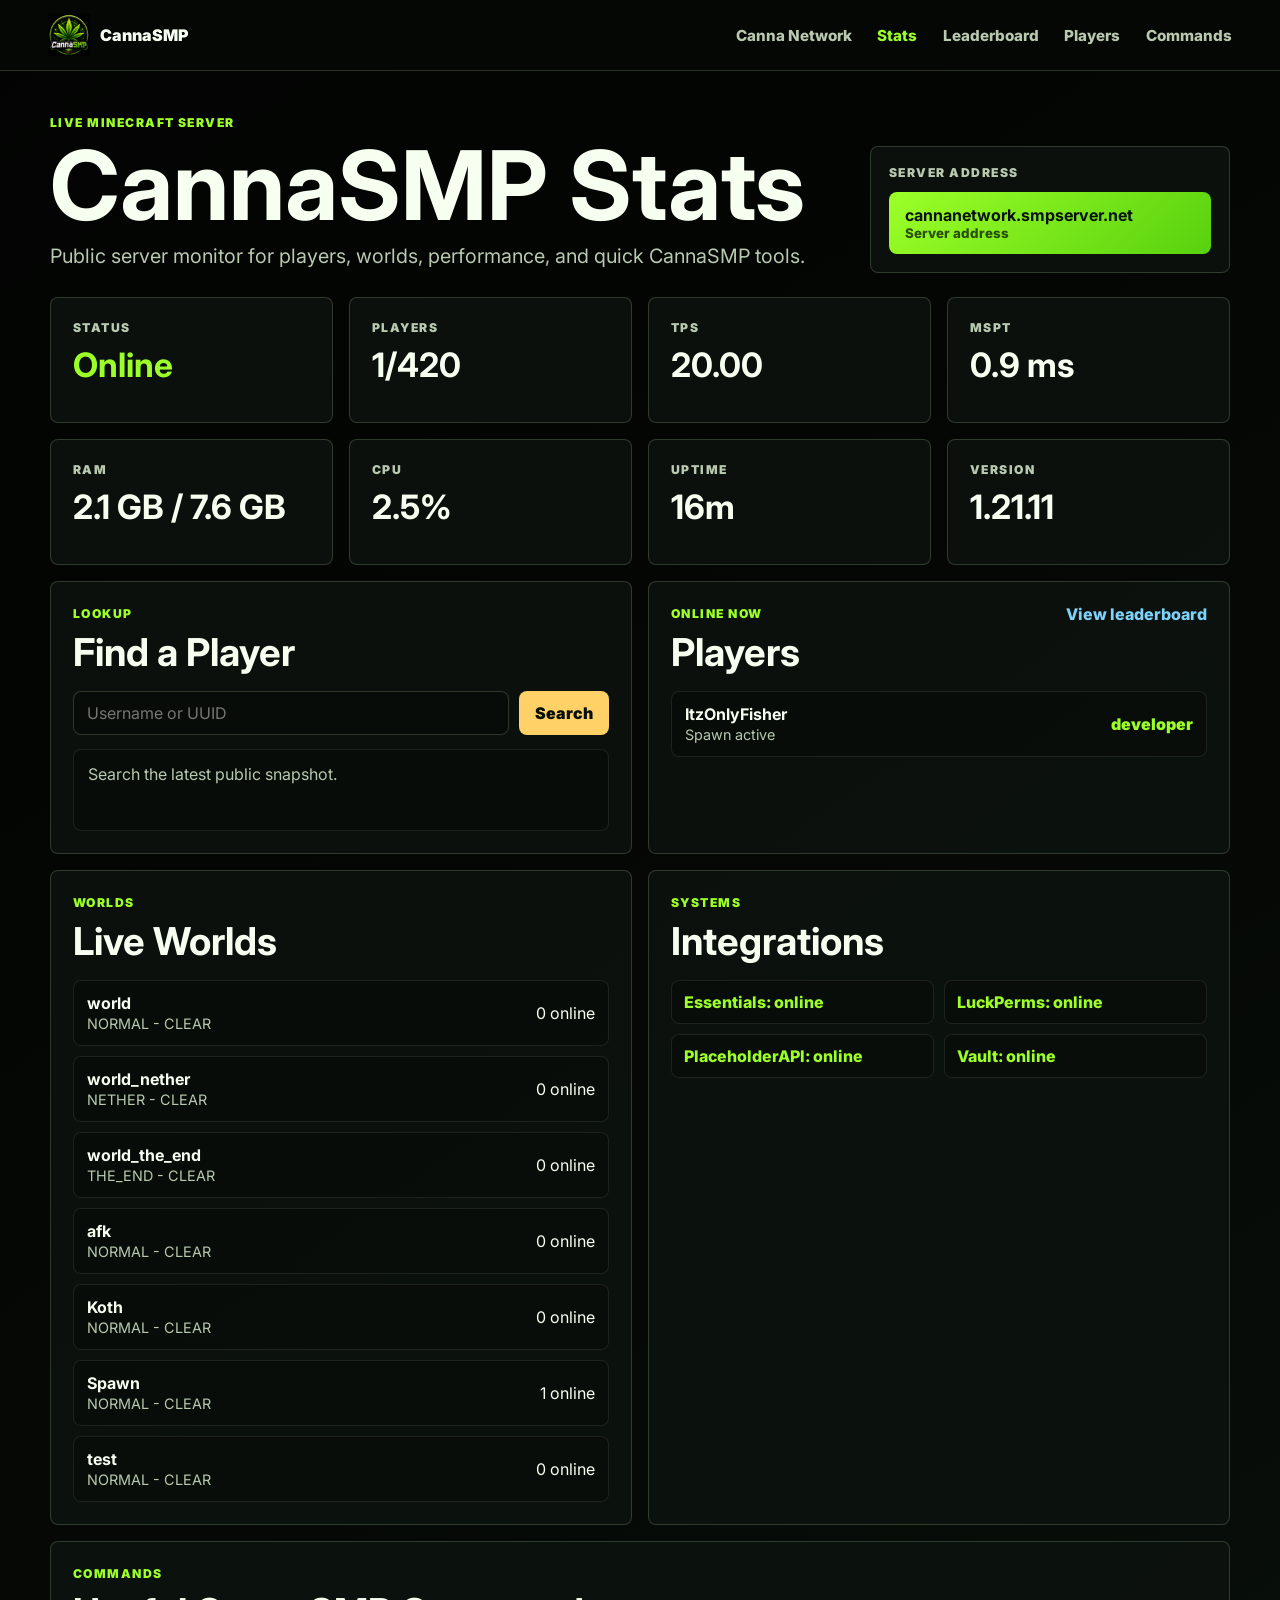
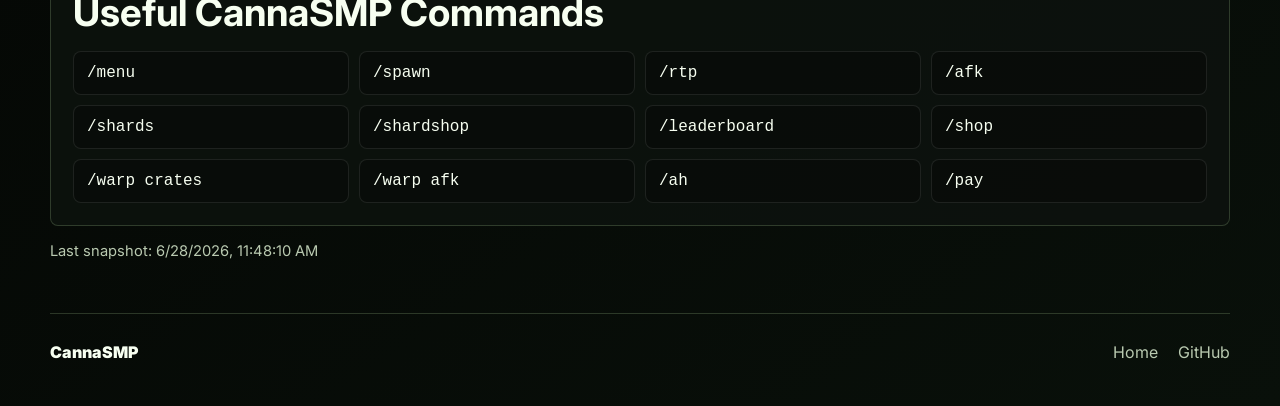
<file: smp/stats/index.html>
<!DOCTYPE html>
<html lang="en">
<head>
  <meta charset="UTF-8">
  <meta name="viewport" content="width=device-width, initial-scale=1.0">
  <meta name="description" content="CannaSMP live Minecraft server status, player lookup, commands, and public stats.">
  <title>CannaSMP | Server Stats</title><link rel="icon" type="image/png" href="../../assets/cannanetwork-logo.png">
  <link rel="preconnect" href="https://fonts.googleapis.com">
  <link rel="preconnect" href="https://fonts.gstatic.com" crossorigin>
  <link href="https://fonts.googleapis.com/css2?family=Inter:wght@400;600;700;800;900&display=swap" rel="stylesheet">
  <link rel="stylesheet" href="../styles.css?v=20260628-pages1">
</head>
<body class="portal-page">
  <header class="topbar">
    <a class="brand" href="../../" aria-label="Canna Network home">
      <img src="../assets/cannasmp-logo.png" alt="CannaSMP logo">
      <span>CannaSMP</span>
    </a>
    <nav class="nav-links" aria-label="Primary navigation">
      <a href="../../">Canna Network</a>
      <a class="is-active" href="./">Stats</a>
      <a href="../leaderboard/">Leaderboard</a>
      <a href="#players">Players</a>
      <a href="#commands">Commands</a>
    </nav>
  </header>

  <main class="shell">
    <section class="dashboard-hero">
      <div>
        <p class="eyebrow">Live Minecraft Server</p>
        <h1>CannaSMP Stats</h1>
        <p class="hero-text">Public server monitor for players, worlds, performance, and quick CannaSMP tools.</p>
      </div>
      <div class="join-box">
        <span>Server Address</span>
        <div class="copy-ip" aria-label="Server address">
          <strong>cannanetwork.smpserver.net</strong>
          <small class="copy-label">Server address</small>
        </div>
      </div>
    </section>

    <section class="status-grid" data-live-status>
      <article class="metric-card status-card">
        <span>Status</span>
        <strong data-status-online>Loading</strong>
      </article>
      <article class="metric-card">
        <span>Players</span>
        <strong data-status-players>--</strong>
      </article>
      <article class="metric-card">
        <span>TPS</span>
        <strong data-status-tps>--</strong>
      </article>
      <article class="metric-card">
        <span>MSPT</span>
        <strong data-status-mspt>--</strong>
      </article>
      <article class="metric-card">
        <span>RAM</span>
        <strong data-status-ram>--</strong>
      </article>
      <article class="metric-card">
        <span>CPU</span>
        <strong data-status-cpu>--</strong>
      </article>
      <article class="metric-card">
        <span>Uptime</span>
        <strong data-status-uptime>--</strong>
      </article>
      <article class="metric-card">
        <span>Version</span>
        <strong data-status-version>--</strong>
      </article>
    </section>

    <section class="two-column" id="players">
      <article class="panel">
        <div class="panel-heading">
          <div>
            <p class="eyebrow">Lookup</p>
            <h2>Find a Player</h2>
          </div>
        </div>
        <form class="lookup-form" data-player-search>
          <input type="search" name="player" placeholder="Username or UUID" autocomplete="off">
          <button type="submit">Search</button>
        </form>
        <div class="lookup-result" data-player-result>
          Search the latest public snapshot.
        </div>
      </article>

      <article class="panel">
        <div class="panel-heading">
          <div>
            <p class="eyebrow">Online Now</p>
            <h2>Players</h2>
          </div>
          <a class="text-link" href="../leaderboard/">View leaderboard</a>
        </div>
        <div class="player-table" data-status-player-list>
          <span>Waiting for server snapshot.</span>
        </div>
      </article>
    </section>

    <section class="two-column">
      <article class="panel">
        <div class="panel-heading">
          <div>
            <p class="eyebrow">Worlds</p>
            <h2>Live Worlds</h2>
          </div>
        </div>
        <div class="world-table" data-status-worlds>
          <span>Waiting for server snapshot.</span>
        </div>
      </article>

      <article class="panel">
        <div class="panel-heading">
          <div>
            <p class="eyebrow">Systems</p>
            <h2>Integrations</h2>
          </div>
        </div>
        <div class="integration-list" data-status-integrations>
          <span>Waiting for server snapshot.</span>
        </div>
      </article>
    </section>

    <section class="panel" id="commands">
      <div class="panel-heading">
        <div>
          <p class="eyebrow">Commands</p>
          <h2>Useful CannaSMP Commands</h2>
        </div>
      </div>
      <div class="command-grid">
        <code>/menu</code>
        <code>/spawn</code>
        <code>/rtp</code>
        <code>/afk</code>
        <code>/shards</code>
        <code>/shardshop</code>
        <code>/leaderboard</code>
        <code>/shop</code>
        <code>/warp crates</code>
        <code>/warp afk</code>
        <code>/ah</code>
        <code>/pay</code>
      </div>
    </section>

    <p class="snapshot-note" data-status-updated>No live snapshot has been published yet.</p>
  </main>

  <footer class="footer">
    <span>CannaSMP</span>
    <a href="../">Home</a>
    <a href="https://github.com/CannaSMP">GitHub</a>
  </footer>

  <script src="../app.js?v=20260628-pages1"></script>
</body>
</html>
</file>
<file: styles.css>
:root{--ink:#11110d;--paper:#e9e6d7;--acid:#b5ff30;--muted:#b8b5a8;--line:rgba(233,230,215,.22)}*{box-sizing:border-box}html{scroll-behavior:smooth}body{margin:0;background:var(--ink);color:var(--paper);font-family:"Space Grotesk",Arial,sans-serif}a{color:inherit;text-decoration:none}button{font:inherit}.site-header{height:74px;display:flex;align-items:center;justify-content:space-between;padding:0 clamp(20px,4vw,68px);border-bottom:1px solid var(--line);position:sticky;top:0;z-index:2;background:rgba(17,17,13,.92);backdrop-filter:blur(14px)}.wordmark{display:flex;align-items:center;gap:9px;font-size:1.18rem;font-weight:700;letter-spacing:-.06em}.wordmark img{width:30px;height:30px;object-fit:contain;border-radius:7px}.wordmark span{color:var(--acid)}nav{display:flex;gap:28px;font-size:.82rem;text-transform:uppercase;letter-spacing:.09em}nav a:hover{color:var(--acid)}.header-copy{display:flex;gap:14px;align-items:center;color:var(--ink);border:0;padding:10px 13px 10px 16px;background:var(--acid);cursor:pointer;font-weight:700}.header-copy b{font-size:1.2rem}.hero{min-height:calc(100vh - 74px);position:relative;overflow:hidden;padding:clamp(72px,11vw,160px) clamp(20px,10vw,160px) 44px}.grid-glow{position:absolute;inset:-20% -5% auto auto;width:min(65vw,850px);aspect-ratio:1;background:radial-gradient(circle,rgba(181,255,48,.3),rgba(181,255,48,0) 65%);pointer-events:none}.kicker,.section-label{display:flex;align-items:center;gap:9px;color:var(--acid);font-family:"DM Mono",monospace;font-size:.72rem;letter-spacing:.08em;text-transform:uppercase}.kicker i{width:8px;height:8px;border-radius:100%;background:var(--acid);box-shadow:0 0 14px var(--acid)}h1,h2{margin:0;letter-spacing:-.075em;line-height:.82;font-weight:700}h1{position:relative;max-width:1000px;font-size:clamp(4.25rem,11.5vw,11.6rem)}h1 em,h2 em{font-style:normal;color:var(--acid)}.hero-copy{position:relative;max-width:530px;margin:42px 0 0;color:var(--muted);font-size:clamp(1rem,1.6vw,1.24rem);line-height:1.55}.hero-actions{display:flex;align-items:center;flex-wrap:wrap;gap:20px;margin-top:35px}.ip-card,.join-button{border:1px solid var(--acid);background:var(--acid);color:var(--ink);text-align:left;cursor:pointer}.ip-card{padding:15px 18px;min-width:270px}.ip-card span,.join-button span,.play-grid span{display:block;font-family:"DM Mono",monospace;font-size:.65rem;letter-spacing:.07em;text-transform:uppercase;opacity:.75}.ip-card strong,.join-button strong{display:block;margin:5px 0;font-size:1.02rem}.ip-card small,.join-button small{font-size:.72rem}.ghost-button{font-size:.82rem;font-weight:600}.ghost-button span{color:var(--acid);font-size:1.15rem;margin-left:6px}.hero-meta{display:flex;gap:clamp(18px,5vw,70px);position:absolute;bottom:40px;left:clamp(20px,10vw,160px);color:var(--muted);font-size:.74rem}.hero-meta b{color:var(--acid);margin-right:7px}.statement,.rules{display:grid;grid-template-columns:.9fr 1.1fr;gap:40px;padding:clamp(80px,13vw,175px) clamp(20px,10vw,160px);border-top:1px solid var(--line)}h2{font-size:clamp(3.2rem,8vw,8.6rem)}.statement-copy{max-width:490px;align-self:end}.statement-copy p{margin:0 0 24px;color:var(--muted);font-size:1.08rem;line-height:1.6}.features{display:grid;grid-template-columns:repeat(4,1fr);border-top:1px solid var(--line);border-bottom:1px solid var(--line)}.features article{min-height:280px;padding:28px clamp(18px,3vw,42px);border-right:1px solid var(--line)}.features article:last-child{border:0}.features span{font-family:"DM Mono",monospace;color:var(--acid);font-size:.72rem}.features h3{margin:72px 0 8px;font-size:1.3rem;letter-spacing:-.04em}.features p{color:var(--muted);font-size:.92rem;line-height:1.5}.rules{background:#d8d4c3;color:var(--ink)}.rules .section-label{color:#395900}.rules ol{list-style:none;margin:0;padding:0;counter-reset:rules}.rules li{display:grid;grid-template-columns:62px 1fr;gap:14px;padding:20px 0;border-top:1px solid rgba(17,17,13,.22);font-size:clamp(1rem,1.8vw,1.35rem);line-height:1.35}.rules li b{font-family:"DM Mono",monospace;color:#527811;font-size:.75rem}.play{padding:clamp(92px,14vw,190px) clamp(20px,10vw,160px)}.play h2{margin-top:18px}.play-grid{display:grid;grid-template-columns:repeat(3,1fr);max-width:800px;margin:52px 0 24px;border:1px solid var(--line)}.play-grid div{padding:22px;border-right:1px solid var(--line)}.play-grid div:last-child{border:0}.play-grid strong{display:block;margin-top:9px;font-size:1.1rem}.join-button{display:block;width:min(100%,800px);padding:20px 24px}.join-button strong{font-size:clamp(1.25rem,3vw,2.2rem)}footer{display:flex;justify-content:space-between;padding:26px clamp(20px,4vw,68px);border-top:1px solid var(--line);color:var(--muted);font-family:"DM Mono",monospace;font-size:.7rem;text-transform:uppercase;letter-spacing:.06em}footer a{color:var(--acid)}@media(max-width:760px){.site-header{height:auto;padding:17px 20px}.site-header nav{display:none}.header-copy span{display:none}.hero{min-height:680px;padding:88px 24px 40px}.hero-meta{left:24px;gap:12px;flex-direction:column;bottom:28px}.statement,.rules{grid-template-columns:1fr;padding:78px 24px}.features{grid-template-columns:1fr 1fr}.features article{min-height:220px;border-bottom:1px solid var(--line)}.features article:nth-child(2){border-right:0}.features h3{margin-top:48px}.play{padding:92px 24px}.play-grid{grid-template-columns:1fr}.play-grid div{border-right:0;border-bottom:1px solid var(--line)}.play-grid div:last-child{border:0}}@media(max-width:430px){.features{grid-template-columns:1fr}.features article{border-right:0}.hero-actions{align-items:stretch}.ip-card{width:100%}}
.network-hero{min-height:440px;padding:86px clamp(28px,8vw,120px) 66px}.network-hero h1{max-width:720px;font-size:clamp(3.5rem,7vw,6.4rem);line-height:.86}.network-hero .hero-copy{margin-top:25px;font-size:1rem}.network-choice{display:grid;grid-template-columns:1fr 1fr;border-top:1px solid var(--line)}.server-choice{position:relative;min-height:340px;padding:clamp(28px,4vw,58px);display:flex;flex-direction:column;justify-content:space-between;border-right:1px solid var(--line);transition:background .2s ease}.server-choice:last-child{border:0}.server-choice:hover{background:#1a1c13}.server-choice h2{margin-top:13px;font-size:clamp(2.4rem,4.8vw,4.75rem);line-height:.87}.server-choice p:not(.section-label){max-width:390px;margin:13px 0 0;font-size:.93rem;color:var(--muted);line-height:1.55}.choice-number{font-family:"DM Mono",monospace;color:var(--acid);font-size:.75rem}.server-choice b{font-size:.85rem;color:var(--acid)}.smp-choice{background:#171710}.smp-choice:hover{background:#23231a}.address-pending{width:min(100%,480px);margin-top:36px;padding:17px 19px;border:1px solid var(--line);color:var(--muted)}.address-pending span{display:block;color:var(--acid);font-family:"DM Mono",monospace;font-size:.65rem;text-transform:uppercase;letter-spacing:.08em}.address-pending strong{display:block;margin-top:7px;font-size:.98rem;color:var(--paper)}.smp-hero{background:radial-gradient(circle at 85% 20%,rgba(181,255,48,.16),transparent 38%)}@media(max-width:760px){.network-choice{grid-template-columns:1fr}.server-choice{min-height:300px;border-right:0;border-bottom:1px solid var(--line)}.network-choice .server-choice:last-child{border-bottom:0}.network-hero{min-height:420px;padding:72px 24px 50px}.network-hero h1{font-size:clamp(3.2rem,14vw,4.7rem)}}
.hero:not(.network-hero){min-height:490px;padding:82px clamp(28px,8vw,120px) 62px}.hero:not(.network-hero) h1{max-width:760px;font-size:clamp(3.6rem,7.4vw,6.7rem);line-height:.86}.hero:not(.network-hero) .hero-copy{margin-top:26px;font-size:1rem}.hero:not(.network-hero) .hero-meta{bottom:34px;left:clamp(28px,8vw,120px)}.statement,.rules{padding:clamp(62px,9vw,112px) clamp(28px,8vw,120px)}.statement h2,.rules h2{font-size:clamp(2.7rem,5.8vw,5.7rem)}.features article{min-height:220px;padding:25px clamp(18px,3vw,35px)}.features h3{margin-top:48px}@media(max-width:760px){.hero:not(.network-hero){min-height:470px;padding:72px 24px 48px}.hero:not(.network-hero) h1{font-size:clamp(3rem,13vw,4.6rem)}.hero:not(.network-hero) .hero-meta{left:24px}.statement,.rules{padding:64px 24px}.statement h2,.rules h2{font-size:clamp(2.6rem,12vw,4.2rem)}}
.hero:not(.network-hero){min-height:400px;padding:66px clamp(28px,7vw,100px) 50px}.hero:not(.network-hero) h1{max-width:640px;font-size:clamp(3rem,5.7vw,5rem)}.hero:not(.network-hero) .hero-copy{max-width:500px;margin-top:19px;font-size:.96rem}.hero:not(.network-hero) .hero-meta{bottom:25px;left:clamp(28px,7vw,100px)}.statement,.rules{padding:clamp(52px,7vw,82px) clamp(28px,7vw,100px)}.statement h2,.rules h2{font-size:clamp(2.5rem,4.8vw,4.5rem)}.features article{min-height:180px;padding:22px clamp(18px,2.6vw,30px)}.features h3{margin-top:32px}@media(max-width:760px){.hero:not(.network-hero){min-height:410px;padding:62px 24px 42px}.hero:not(.network-hero) h1{font-size:clamp(2.7rem,11.5vw,4rem)}.hero:not(.network-hero) .hero-meta{left:24px}.statement,.rules{padding:54px 24px}.statement h2,.rules h2{font-size:clamp(2.35rem,10vw,3.65rem)}}
.anarchy-status{display:grid;grid-template-columns:.9fr 1.1fr;gap:48px;padding:62px clamp(28px,7vw,100px);border-top:1px solid var(--line);background:#10130d}.anarchy-status h2{margin-top:12px;font-size:clamp(2.5rem,4.8vw,4.5rem)}.status-update{margin:20px 0 0;color:var(--muted);font-family:"DM Mono",monospace;font-size:.72rem}.status-panel{border:1px solid rgba(181,255,48,.42);align-self:center}.status-top{display:flex;justify-content:space-between;align-items:center;padding:18px 20px;border-bottom:1px solid var(--line);font-family:"DM Mono",monospace;font-size:.7rem;text-transform:uppercase;letter-spacing:.08em}.status-top strong{color:var(--acid);font-family:"Space Grotesk",Arial,sans-serif;font-size:1.15rem;letter-spacing:0;text-transform:none}.status-metrics{display:grid;grid-template-columns:1fr 1fr}.status-metrics div{padding:17px 20px;border-right:1px solid var(--line);border-bottom:1px solid var(--line)}.status-metrics div:nth-child(2n){border-right:0}.status-metrics span{display:block;color:var(--muted);font-family:"DM Mono",monospace;font-size:.64rem;text-transform:uppercase}.status-metrics b{display:block;margin-top:6px;font-size:1.28rem}.status-link{display:flex;justify-content:space-between;padding:15px 20px;color:var(--acid);font-size:.82rem;font-weight:700}.status-link span{font-size:1rem}@media(max-width:760px){.anarchy-status{grid-template-columns:1fr;gap:28px;padding:54px 24px}.anarchy-status h2{font-size:clamp(2.35rem,10vw,3.65rem)}}
.vote-page{max-width:1120px;margin:0 auto;padding:clamp(72px,10vw,130px) clamp(24px,7vw,80px) 90px}.vote-page .kicker{margin:0 0 20px}.vote-page h1{font-size:clamp(3.7rem,8.5vw,7.2rem);line-height:.85}.vote-page>p{max-width:600px;margin:30px 0 52px;color:var(--muted);font-size:1.05rem;line-height:1.6}.vote-grid{display:grid;grid-template-columns:repeat(3,minmax(0,1fr));border:1px solid var(--line)}.vote-card{display:flex;min-height:154px;padding:23px;flex-direction:column;justify-content:space-between;border-right:1px solid var(--line);border-bottom:1px solid var(--line);transition:background .2s ease}.vote-card:nth-child(3n){border-right:0}.vote-card:nth-last-child(-n+2){border-bottom:0}.vote-card:hover{background:#1a1c13}.vote-card span{color:var(--acid);font-family:"DM Mono",monospace;font-size:.68rem;letter-spacing:.08em;text-transform:uppercase}.vote-card strong{font-size:1.12rem;letter-spacing:-.04em}.vote-card b{color:var(--acid);font-size:.82rem}@media(max-width:760px){.vote-page{padding:70px 24px}.vote-grid{grid-template-columns:1fr 1fr}.vote-card:nth-child(3n){border-right:1px solid var(--line)}.vote-card:nth-child(2n){border-right:0}.vote-card:nth-last-child(-n+2){border-bottom:1px solid var(--line)}.vote-card:last-child{border-bottom:0}}@media(max-width:430px){.vote-grid{grid-template-columns:1fr}.vote-card,.vote-card:nth-child(3n){border-right:0}.vote-card:not(:last-child){border-bottom:1px solid var(--line)}}
</file>
<file: discord-button.css>
nav .discord-button {
  margin: -8px -11px;
  padding: 8px 11px;
  background: var(--acid);
  color: var(--ink);
  font-weight: 700;
}

nav .discord-button:hover {
  background: #d0ff69;
  color: var(--ink);
}
</file>
<file: smp/styles.css>
:root {
  --bg: #050805;
  --panel: #0d130e;
  --panel-2: #111a12;
  --text: #f7fff1;
  --muted: #b9c9b0;
  --line: rgba(210, 255, 183, 0.18);
  --green: #9cff28;
  --green-2: #58d10e;
  --gold: #ffd166;
  --red: #ff7070;
  --blue: #7dd3fc;
}

* {
  box-sizing: border-box;
}

html {
  scroll-behavior: smooth;
}

body {
  margin: 0;
  min-height: 100vh;
  color: var(--text);
  background: linear-gradient(145deg, #020302 0%, var(--bg) 54%, #09100a 100%);
  font-family: Inter, Arial, sans-serif;
}

a {
  color: inherit;
  text-decoration: none;
}

button,
input {
  font: inherit;
}

.topbar {
  position: sticky;
  top: 0;
  z-index: 20;
  display: flex;
  align-items: center;
  justify-content: space-between;
  gap: 18px;
  padding: 14px clamp(16px, 4vw, 48px);
  border-bottom: 1px solid var(--line);
  background: rgba(5, 8, 5, 0.92);
  backdrop-filter: blur(16px);
}

.brand,
.nav-links,
.footer {
  display: flex;
  align-items: center;
}

.brand {
  gap: 10px;
  font-weight: 900;
}

.brand img {
  width: 42px;
  height: 42px;
  object-fit: contain;
}

.nav-links {
  gap: clamp(12px, 2vw, 28px);
  color: var(--muted);
  font-size: 0.95rem;
  font-weight: 800;
}

.nav-links a:hover,
.nav-links a.is-active {
  color: var(--green);
}

.shell {
  width: min(1180px, calc(100% - 32px));
  margin: 0 auto;
  padding: 42px 0 30px;
}

.dashboard-hero {
  display: grid;
  grid-template-columns: minmax(0, 1fr) minmax(260px, 360px);
  gap: 24px;
  align-items: end;
  margin-bottom: 24px;
}

.dashboard-hero.compact {
  align-items: center;
}

.eyebrow {
  margin: 0 0 10px;
  color: var(--green);
  font-size: 0.76rem;
  font-weight: 900;
  letter-spacing: 0.12em;
  text-transform: uppercase;
}

h1,
h2,
h3,
p {
  margin-top: 0;
}

h1 {
  margin-bottom: 12px;
  font-size: clamp(3rem, 8vw, 6rem);
  line-height: 0.9;
  letter-spacing: 0;
}

h2 {
  margin-bottom: 0;
  font-size: clamp(1.55rem, 3vw, 2.55rem);
  line-height: 1.03;
}

h3 {
  margin-bottom: 8px;
}

p {
  color: var(--muted);
  line-height: 1.6;
}

.hero-text {
  max-width: 760px;
  margin-bottom: 0;
  font-size: clamp(1rem, 1.8vw, 1.24rem);
}

.join-box,
.panel,
.metric-card {
  border: 1px solid var(--line);
  border-radius: 8px;
  background: rgba(13, 19, 14, 0.88);
}

.join-box {
  padding: 18px;
}

.join-box span,
.metric-card span {
  display: block;
  margin-bottom: 12px;
  color: var(--muted);
  font-size: 0.76rem;
  font-weight: 900;
  letter-spacing: 0.12em;
  text-transform: uppercase;
}

.copy-ip {
  width: 100%;
  min-height: 62px;
  display: flex;
  flex-direction: column;
  align-items: flex-start;
  justify-content: center;
  border: 0;
  border-radius: 8px;
  padding: 13px 16px;
  color: #071007;
  background: linear-gradient(135deg, var(--green), var(--green-2));
  cursor: pointer;
}

.copy-ip strong {
  max-width: 100%;
  overflow-wrap: anywhere;
  font-size: 1rem;
}

.copy-ip small {
  font-weight: 800;
  opacity: 0.72;
}

.button,
.lookup-form button,
.leaderboard-tabs button {
  min-height: 44px;
  border: 0;
  border-radius: 8px;
  padding: 11px 16px;
  color: #071007;
  background: var(--gold);
  font-weight: 900;
  cursor: pointer;
}

.status-grid {
  display: grid;
  grid-template-columns: repeat(4, minmax(0, 1fr));
  gap: 16px;
  margin-bottom: 16px;
}

.metric-card {
  min-height: 126px;
  padding: 22px;
}

.metric-card strong {
  display: block;
  color: var(--text);
  font-size: clamp(1.45rem, 3vw, 2.1rem);
  line-height: 1.08;
  overflow-wrap: anywhere;
}

.metric-card.is-online strong {
  color: var(--green);
}

.metric-card.is-offline strong {
  color: var(--red);
}

.two-column {
  display: grid;
  grid-template-columns: repeat(2, minmax(0, 1fr));
  gap: 16px;
  margin-bottom: 16px;
}

.panel {
  padding: 22px;
}

.panel-heading {
  display: flex;
  align-items: start;
  justify-content: space-between;
  gap: 16px;
  margin-bottom: 18px;
}

.text-link {
  color: var(--blue);
  font-weight: 800;
  white-space: nowrap;
}

.lookup-form {
  display: grid;
  grid-template-columns: minmax(0, 1fr) auto;
  gap: 10px;
  margin-bottom: 14px;
}

.lookup-form input {
  min-width: 0;
  min-height: 44px;
  border: 1px solid var(--line);
  border-radius: 8px;
  padding: 0 13px;
  color: var(--text);
  background: rgba(0, 0, 0, 0.22);
  outline: 0;
}

.lookup-result,
.player-row,
.world-row,
.integration-pill,
.leaderboard-row {
  border: 1px solid rgba(255, 255, 255, 0.09);
  border-radius: 8px;
  background: rgba(0, 0, 0, 0.23);
}

.lookup-result {
  min-height: 82px;
  padding: 14px;
  color: var(--muted);
}

.player-table,
.world-table,
.integration-list,
.leaderboard-list {
  display: grid;
  gap: 10px;
}

.player-row,
.world-row,
.leaderboard-row {
  display: grid;
  grid-template-columns: minmax(0, 1fr) auto;
  gap: 12px;
  align-items: center;
  padding: 12px 13px;
}

.player-row strong,
.world-row strong,
.leaderboard-row strong {
  display: block;
  overflow-wrap: anywhere;
}

.player-row span,
.world-row span,
.leaderboard-row span,
.lookup-result span {
  color: var(--muted);
  font-size: 0.9rem;
}

.player-rank,
.leaderboard-value {
  color: var(--green);
  font-weight: 900;
}

.integration-list {
  grid-template-columns: repeat(2, minmax(0, 1fr));
}

.integration-pill {
  padding: 11px 12px;
  color: var(--muted);
  font-weight: 800;
}

.integration-pill.is-on {
  color: var(--green);
}

.command-grid {
  display: grid;
  grid-template-columns: repeat(4, minmax(0, 1fr));
  gap: 10px;
}

code {
  display: block;
  min-width: 0;
  padding: 12px 13px;
  border: 1px solid rgba(255, 255, 255, 0.09);
  border-radius: 8px;
  color: var(--text);
  background: rgba(0, 0, 0, 0.24);
  font-family: Consolas, "Courier New", monospace;
  overflow-wrap: anywhere;
}

.snapshot-note {
  margin: 14px 0 0;
  color: var(--muted);
  font-size: 0.92rem;
}

.leaderboard-tabs {
  display: flex;
  flex-wrap: wrap;
  gap: 10px;
  margin-bottom: 16px;
}

.leaderboard-tabs button {
  color: var(--text);
  background: rgba(255, 255, 255, 0.08);
  border: 1px solid var(--line);
}

.leaderboard-tabs button.is-active {
  color: #071007;
  background: var(--green);
}

.leaderboard-row {
  grid-template-columns: 48px minmax(0, 1fr) auto;
}

.leaderboard-place {
  color: var(--gold);
  font-weight: 900;
}

.footer {
  width: min(1180px, calc(100% - 32px));
  margin: 20px auto 0;
  padding: 28px 0 44px;
  gap: 20px;
  color: var(--muted);
  border-top: 1px solid var(--line);
}

.footer span {
  margin-right: auto;
  color: var(--text);
  font-weight: 900;
}

@media (max-width: 860px) {
  .topbar {
    align-items: flex-start;
    flex-direction: column;
  }

  .nav-links {
    width: 100%;
    overflow-x: auto;
    padding-bottom: 4px;
  }

  .dashboard-hero,
  .two-column {
    grid-template-columns: 1fr;
  }

  .status-grid,
  .command-grid {
    grid-template-columns: repeat(2, minmax(0, 1fr));
  }
}

@media (max-width: 560px) {
  .shell,
  .footer {
    width: min(100% - 24px, 1180px);
  }

  .status-grid,
  .command-grid,
  .integration-list {
    grid-template-columns: 1fr;
  }

  .lookup-form {
    grid-template-columns: 1fr;
  }

  .footer {
    align-items: flex-start;
    flex-direction: column;
  }

  .footer span {
    margin-right: 0;
  }
}

/* Keep the SMP landing page compact inside the Canna Network. */
.home-page .hero { min-height: 460px; padding: 52px 0 34px; }
.home-page h1 { font-size: clamp(3.1rem, 6vw, 5.2rem); }
.home-page .hero-text { font-size: 1rem; }
.home-page .hero-logo img { width: min(100%, 300px); }
.home-page .section, .home-page .split-section, .home-page .join-panel { margin: 50px 0; }
.home-page .feature-card, .home-page .crate-row article { min-height: 175px; padding: 18px; }
.home-page .feature-card span { margin-bottom: 18px; }
@media (max-width: 860px) { .home-page .hero { min-height: auto; padding: 38px 0; } .home-page .hero-logo img { width: min(58vw, 240px); } }

.site-header {
  position: sticky;
  top: 0;
  z-index: 20;
  display: flex;
  align-items: center;
  justify-content: space-between;
  gap: 24px;
  padding: 14px clamp(18px, 4vw, 56px);
  background: rgba(5, 8, 5, 0.86);
  border-bottom: 1px solid var(--line);
  backdrop-filter: blur(16px);
}

.home-main {
  width: min(1180px, calc(100% - 32px));
  margin: 0 auto;
}

.hero {
  min-height: calc(100vh - 70px);
  display: grid;
  grid-template-columns: minmax(0, 1fr) minmax(300px, 410px);
  align-items: center;
  gap: clamp(24px, 4vw, 56px);
  padding: 54px 0 42px;
}

.home-page h1 {
  margin-bottom: 18px;
  font-size: clamp(3.8rem, 8.2vw, 7.25rem);
}

.hero-actions,
.join-actions {
  display: flex;
  flex-wrap: wrap;
  gap: 14px;
  margin-top: 30px;
}

.button.secondary {
  color: var(--text);
  background: rgba(255, 255, 255, 0.08);
  border: 1px solid var(--line);
}

.home-copy {
  min-width: min(100%, 290px);
  box-shadow: 0 18px 40px rgba(88, 209, 14, 0.22);
}

.home-copy.large {
  min-width: min(100%, 330px);
}

.hero-logo {
  display: grid;
  place-items: center;
}

.hero-logo img {
  width: min(100%, 410px);
  filter: drop-shadow(0 28px 50px rgba(0, 0, 0, 0.62));
}

.notice,
.split-section,
.join-panel {
  border: 1px solid var(--line);
  border-radius: 8px;
  background: rgba(16, 22, 16, 0.82);
}

.notice {
  display: flex;
  gap: 10px;
  padding: 18px 20px;
  color: var(--muted);
}

.notice strong {
  flex: 0 0 auto;
  color: var(--text);
}

.section,
.split-section,
.join-panel {
  margin: 72px 0;
}

.section-heading {
  max-width: 720px;
  margin-bottom: 26px;
}

.feature-grid,
.crate-row {
  display: grid;
  grid-template-columns: repeat(4, minmax(0, 1fr));
  gap: 16px;
}

.feature-card,
.crate-row article {
  min-height: 220px;
  padding: 22px;
  border: 1px solid var(--line);
  border-radius: 8px;
  background: rgba(16, 22, 16, 0.72);
}

.feature-card span {
  display: inline-flex;
  margin-bottom: 28px;
  color: var(--blue);
  font-weight: 800;
  font-size: 0.78rem;
  text-transform: uppercase;
  letter-spacing: 0.14em;
}

.split-section {
  display: grid;
  grid-template-columns: minmax(0, 0.8fr) minmax(260px, 1.2fr);
  gap: 28px;
  padding: clamp(24px, 5vw, 42px);
}

.command-list {
  display: grid;
  grid-template-columns: repeat(3, minmax(0, 1fr));
  gap: 10px;
}

.crate-row {
  grid-template-columns: repeat(3, minmax(0, 1fr));
}

.join-panel {
  display: grid;
  grid-template-columns: minmax(0, 1fr) auto;
  align-items: center;
  gap: 24px;
  padding: clamp(24px, 5vw, 44px);
}

.site-footer {
  width: min(1180px, calc(100% - 32px));
  margin: 20px auto 0;
  padding: 28px 0 44px;
  display: flex;
  gap: 20px;
  color: var(--muted);
  border-top: 1px solid var(--line);
}

.site-footer span {
  margin-right: auto;
  color: var(--text);
  font-weight: 800;
}

@media (max-width: 860px) {
  .site-header {
    align-items: flex-start;
    flex-direction: column;
  }

  .hero,
  .split-section,
  .join-panel {
    grid-template-columns: 1fr;
  }

  .hero {
    min-height: auto;
    padding-top: 42px;
  }

  .hero-logo {
    order: -1;
  }

  .hero-logo img {
    width: min(68vw, 320px);
  }

  .feature-grid,
  .crate-row {
    grid-template-columns: repeat(2, minmax(0, 1fr));
  }

  .command-list {
    grid-template-columns: repeat(2, minmax(0, 1fr));
  }

  .notice {
    flex-direction: column;
  }
}

@media (max-width: 560px) {
  .home-main,
  .site-footer {
    width: min(100% - 24px, 1180px);
  }

  .feature-grid,
  .crate-row,
  .command-list {
    grid-template-columns: 1fr;
  }

  .feature-card,
  .crate-row article {
    min-height: auto;
  }

  .hero-actions,
  .join-actions,
  .site-footer {
    flex-direction: column;
  }

  .button,
  .home-copy {
    width: 100%;
  }
}
</file>
<file: anarchy/stats.css>
:root{--bg:#090909;--panel:#111;--panel-2:#151515;--line:#4c4c4c;--ink:#f5f2e8;--muted:#a8a8a8;--acid:#00fa21;--yellow:#ffd800}*{box-sizing:border-box}body{margin:0;background:radial-gradient(circle at 50% -20%,#202020 0,#090909 48%);color:var(--ink);font-family:"Space Grotesk",sans-serif}header{height:66px;padding:0 clamp(22px,5vw,70px);border-bottom:1px solid #333;display:flex;align-items:center;justify-content:space-between;background:#0b0b0b}header a{color:var(--ink);text-decoration:none;font-size:.9rem;font-weight:700;letter-spacing:-.04em}header a span{color:var(--acid)}nav{display:flex;gap:22px}nav a{color:var(--muted);font-size:.73rem;text-transform:uppercase;letter-spacing:.08em}main{max-width:1180px;margin:auto;padding:58px 28px 82px}.page-heading{display:flex;align-items:end;justify-content:space-between;gap:30px;margin-bottom:38px}.eyebrow{margin:0;color:var(--yellow);font-family:"DM Mono",monospace;font-size:.72rem;font-weight:500;letter-spacing:.11em}.page-heading h1{margin:10px 0 0;color:var(--yellow);font-family:"DM Mono",monospace;font-size:clamp(2.2rem,5vw,4rem);letter-spacing:.04em}.address{min-width:300px;padding:15px 17px;border:1px solid var(--line);background:rgba(0,0,0,.22)}.address span,.address small{display:block;color:var(--muted);font-family:"DM Mono",monospace;font-size:.64rem;letter-spacing:.08em}.address strong{display:block;margin:7px 0;color:var(--acid);font-size:.94rem}.stat-grid{display:grid;gap:16px}.primary-grid{grid-template-columns:repeat(3,1fr)}.stat-grid article,.world-card,.online-section{border:1px solid var(--line);border-radius:6px;background:linear-gradient(135deg,var(--panel-2),var(--panel));box-shadow:0 12px 25px rgba(0,0,0,.16)}.stat-grid article{min-height:137px;padding:24px;text-align:center}.stat-grid span,.world-card span{display:block;color:#b7c4d4;font-family:"DM Mono",monospace;font-size:.67rem;letter-spacing:.09em}.stat-grid strong{display:block;margin:13px 0 7px;color:var(--acid);font-size:clamp(1.55rem,3vw,2.2rem);letter-spacing:-.06em}.stat-grid small,.world-card small{color:var(--muted);font-size:.73rem}.world-section{margin-top:42px}.section-heading{display:flex;justify-content:space-between;align-items:end;gap:20px;margin-bottom:16px}.section-heading small{color:var(--muted);font-family:"DM Mono",monospace;font-size:.67rem}.world-grid{display:grid;grid-template-columns:repeat(3,1fr);gap:16px}.world-card{padding:21px;text-align:center}.world-card h3{margin:8px 0 10px;color:var(--yellow);font-size:1rem}.world-card p{margin:5px 0;color:#d5d5d5;font-size:.81rem}.bar{height:9px;margin:16px 0 7px;overflow:hidden;border-radius:9px;background:#353535}.bar i{display:block;height:100%;border-radius:inherit;background:var(--acid)}.online-section{display:grid;grid-template-columns:210px 1fr;gap:25px;margin-top:42px;padding:24px}.online-section h2{margin:9px 0 0;font-family:"DM Mono",monospace;color:var(--yellow);font-size:2rem;letter-spacing:.03em}.player-list{min-width:0}.player{display:flex;justify-content:space-between;align-items:center;gap:14px;padding:13px 15px;border:1px solid #3b3b3b;border-radius:5px;margin-bottom:9px;background:#101010}.player span{display:block;margin-top:2px;color:var(--muted);font-size:.76rem}.player b{color:var(--acid);font-family:"DM Mono",monospace;font-size:.78rem}footer{padding:26px 7vw;border-top:1px solid #333;color:var(--muted);font-family:"DM Mono",monospace;font-size:.68rem}@media(max-width:760px){main{padding:38px 18px 58px}.page-heading{align-items:start;flex-direction:column}.address{min-width:0;width:100%}.primary-grid,.world-grid{grid-template-columns:repeat(2,1fr);gap:10px}.stat-grid article{min-height:118px;padding:18px}.online-section{grid-template-columns:1fr;gap:20px;padding:19px}.section-heading{align-items:start;flex-direction:column;gap:7px}}@media(max-width:430px){.primary-grid,.world-grid{grid-template-columns:1fr}.page-heading h1{font-size:2.05rem}}
</file>
